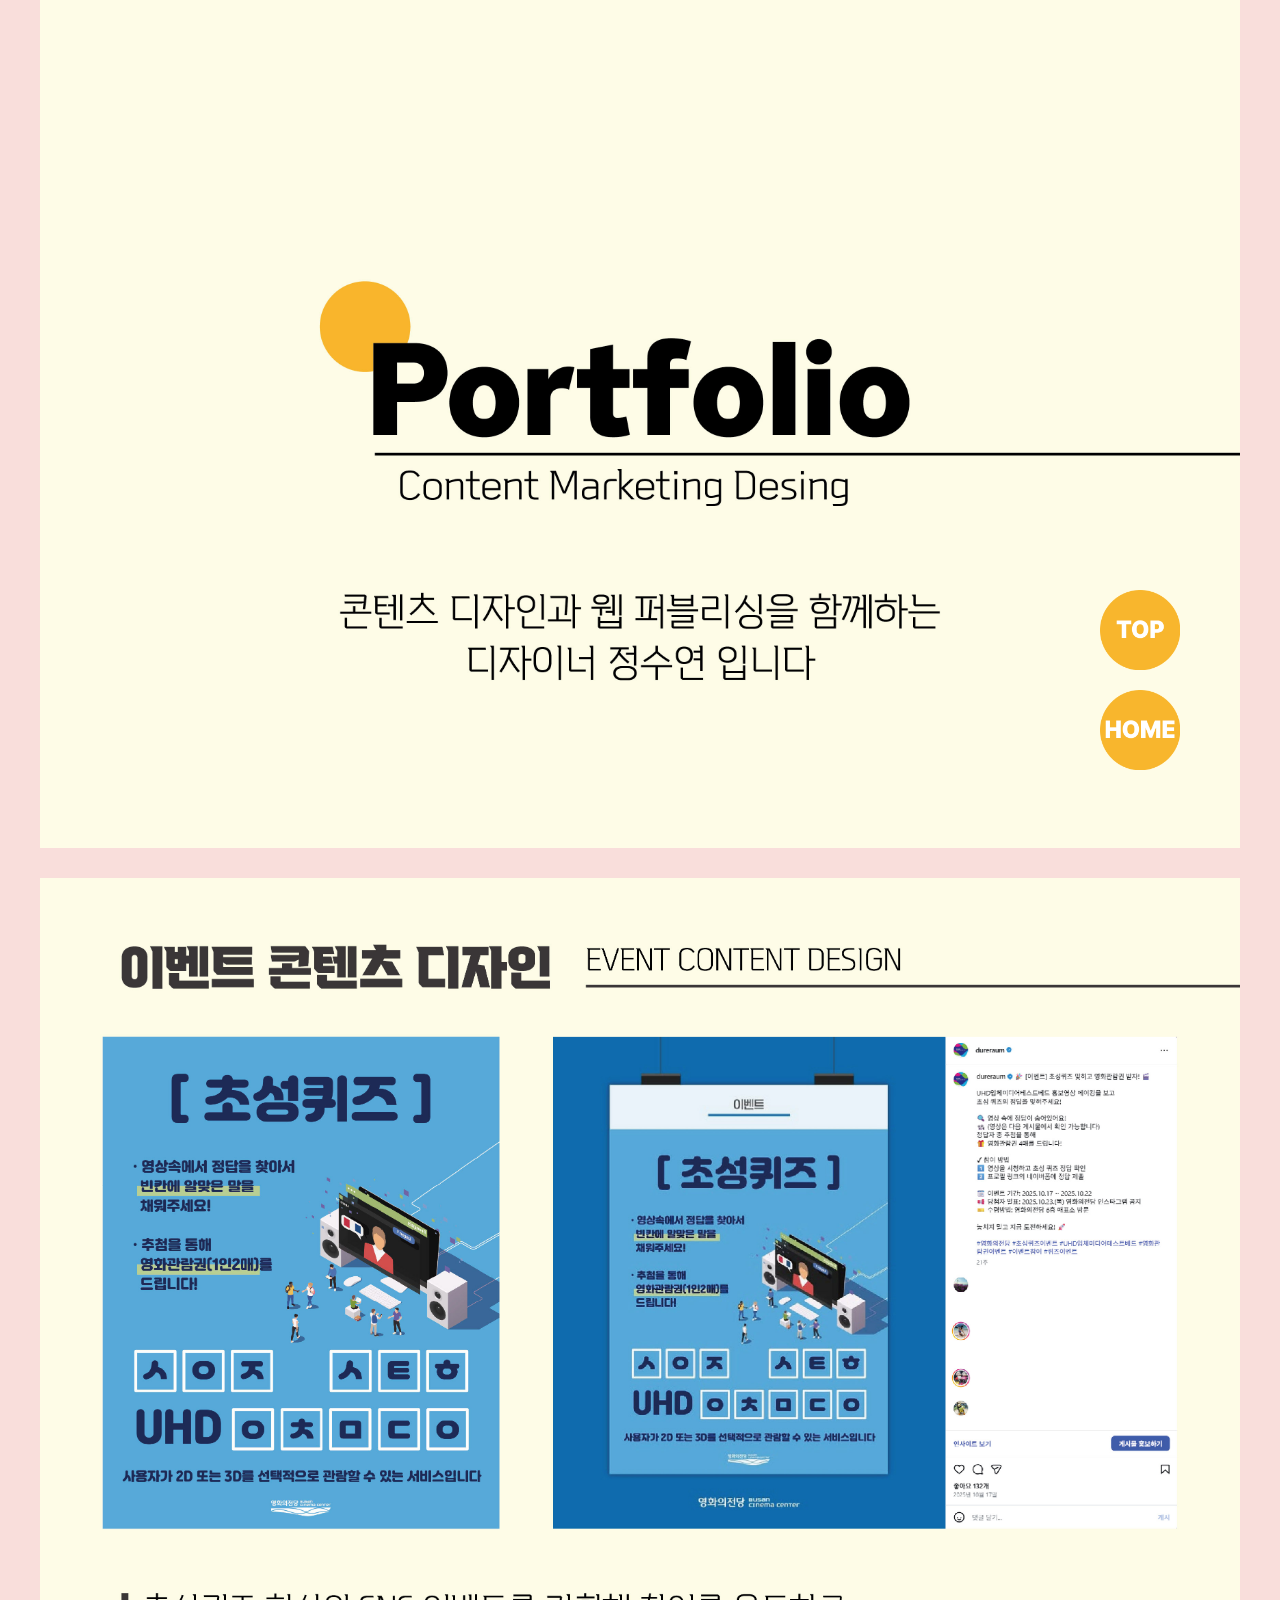
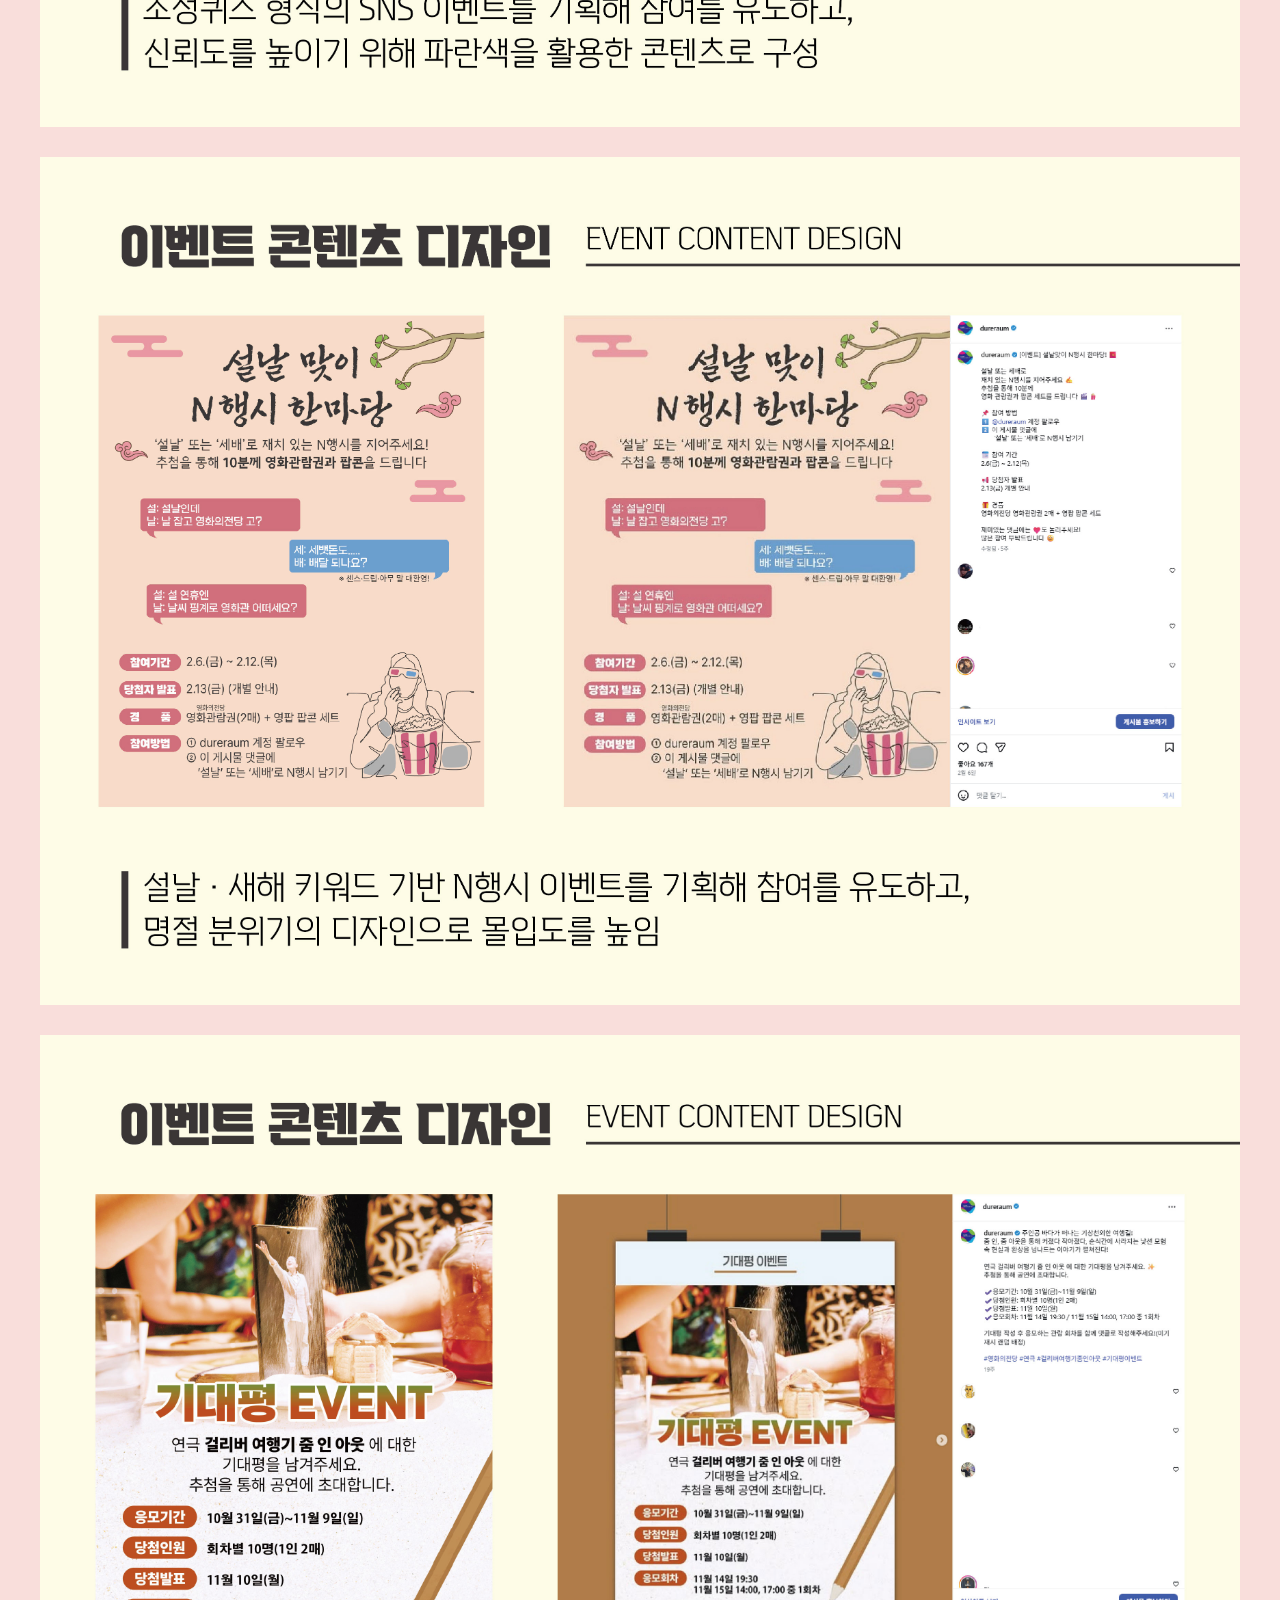
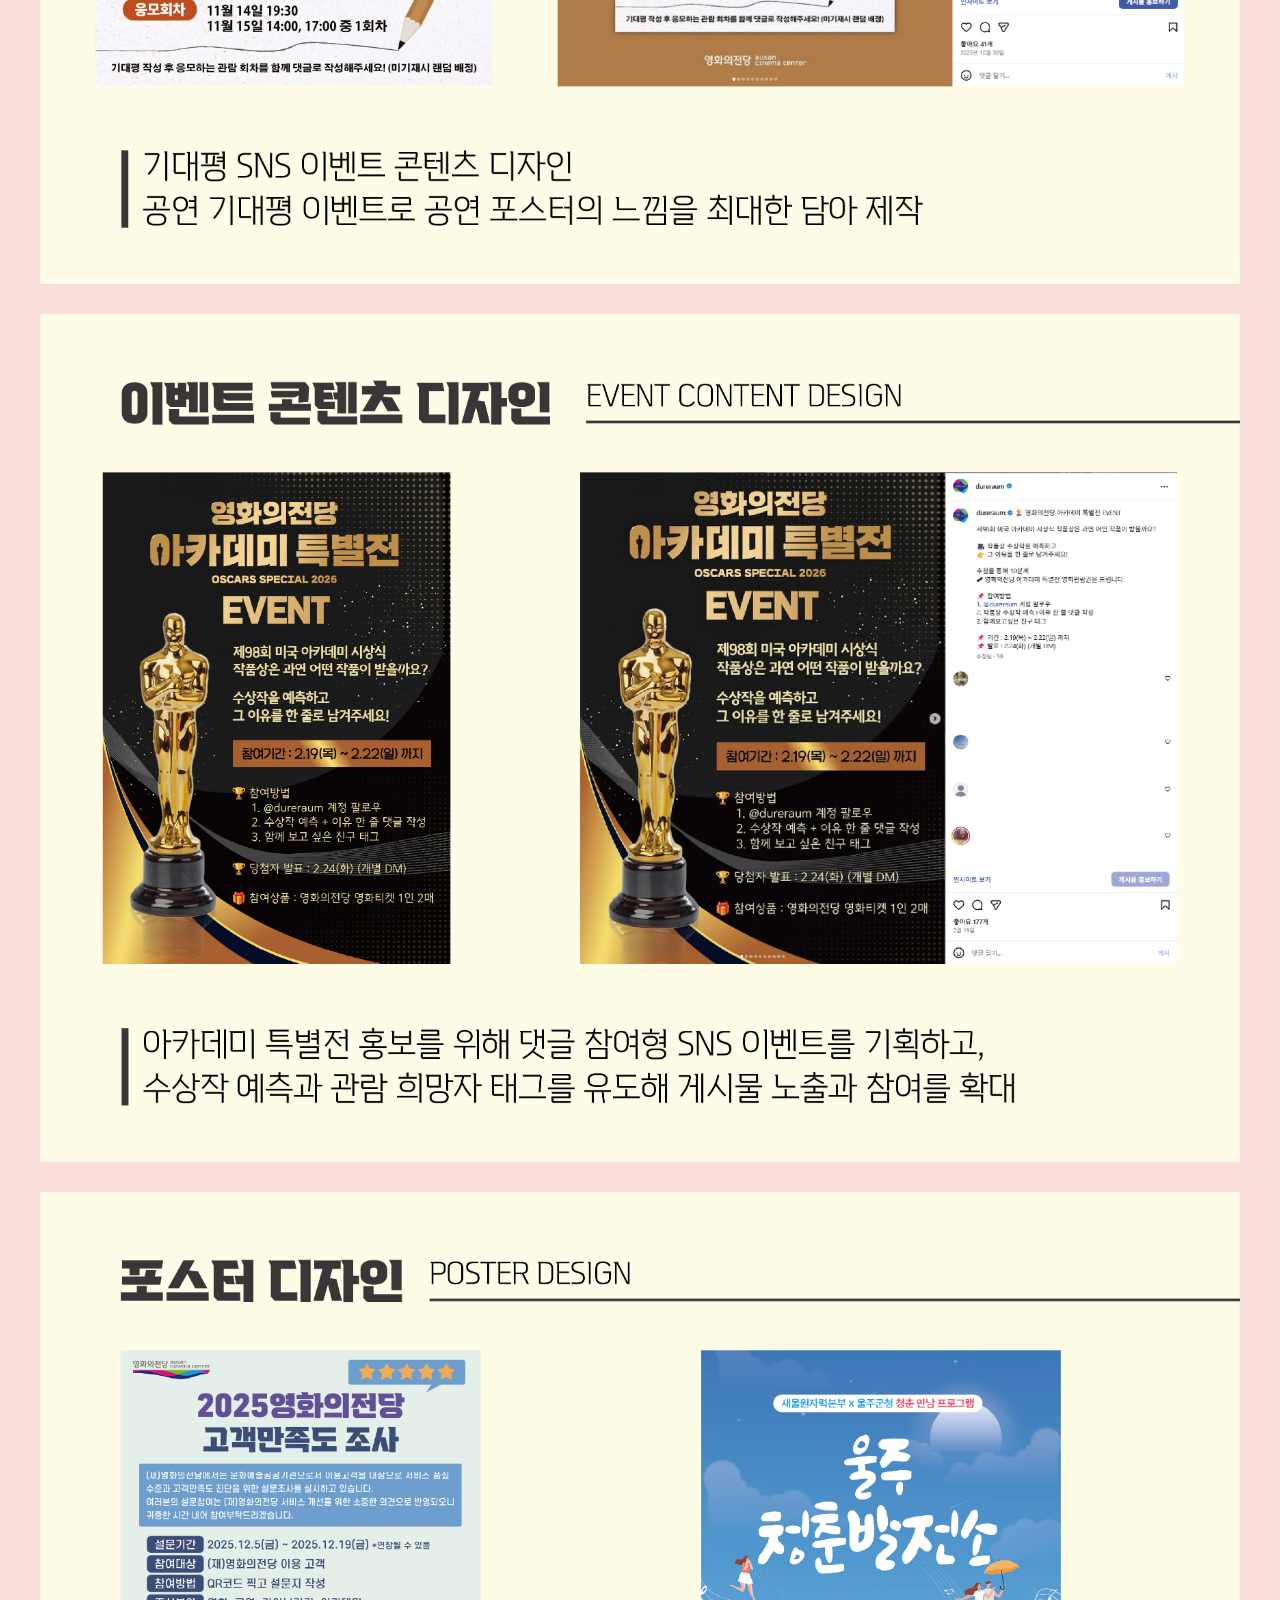
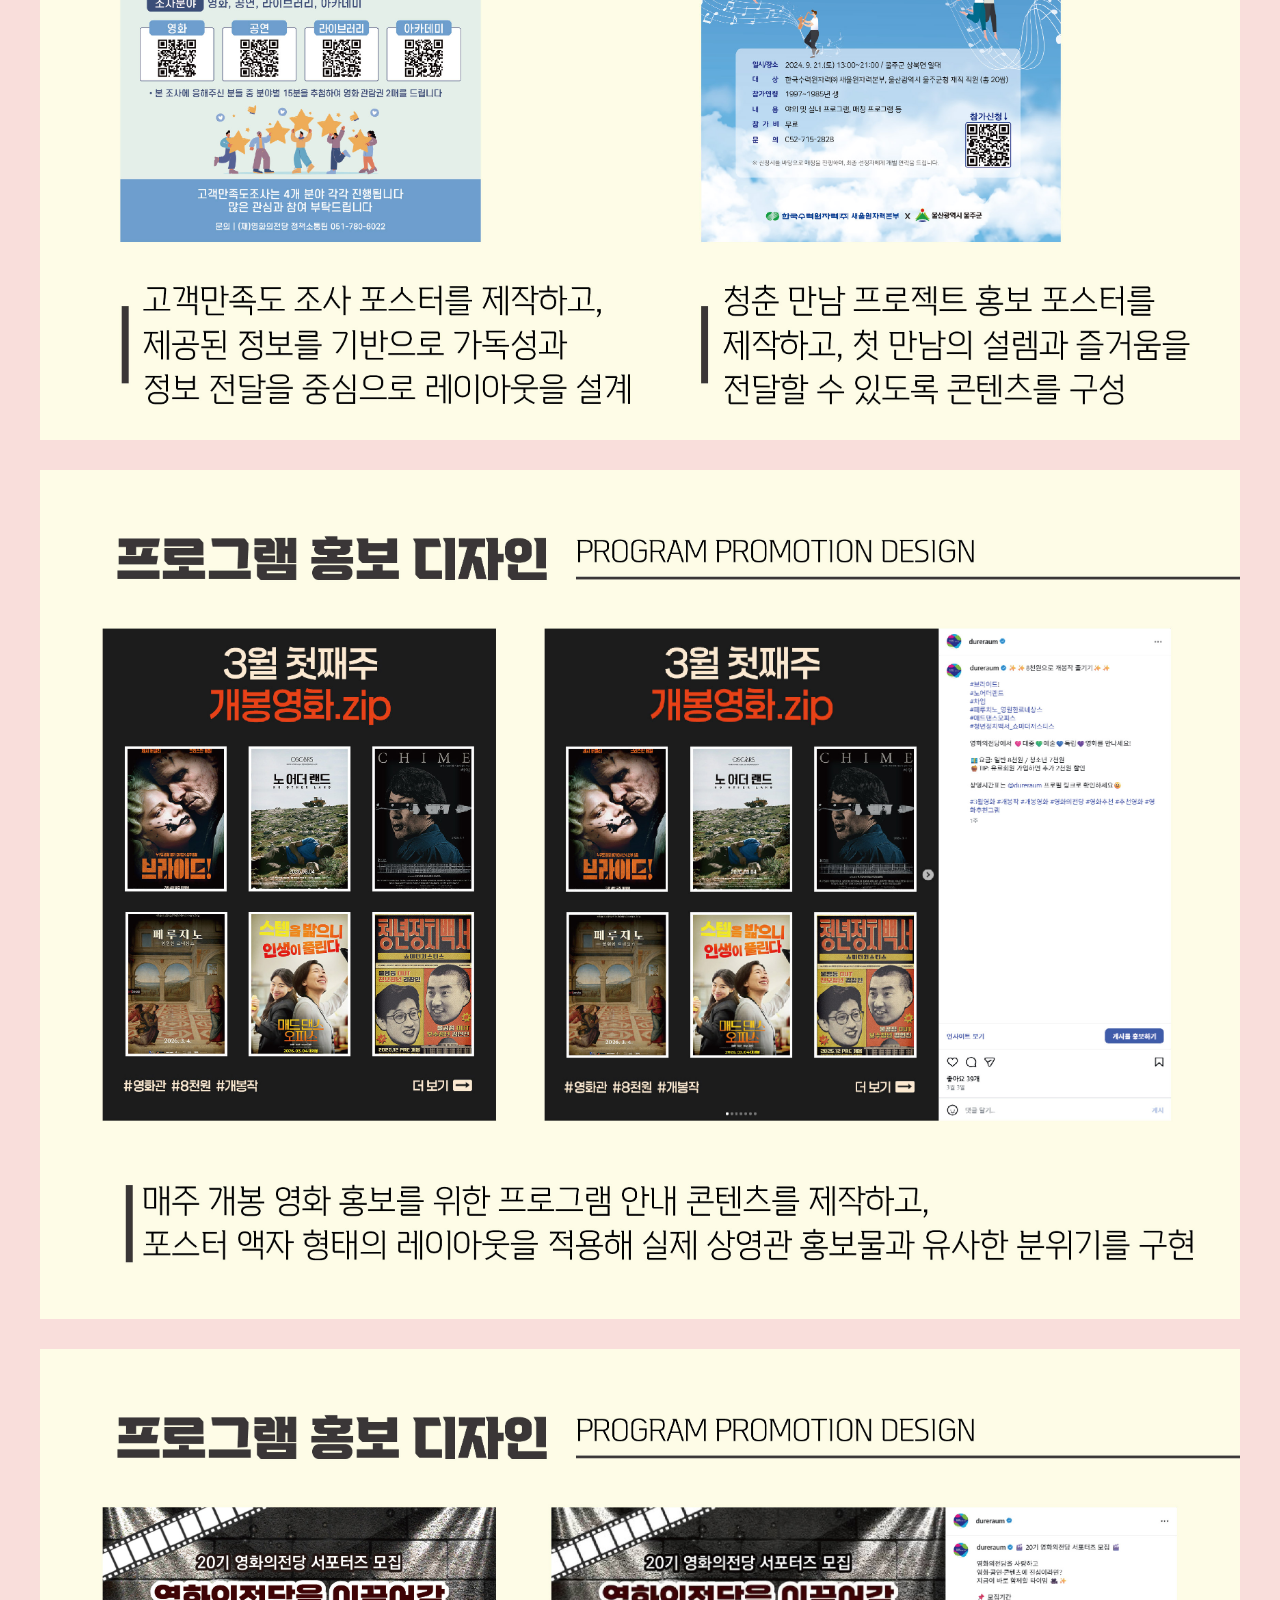
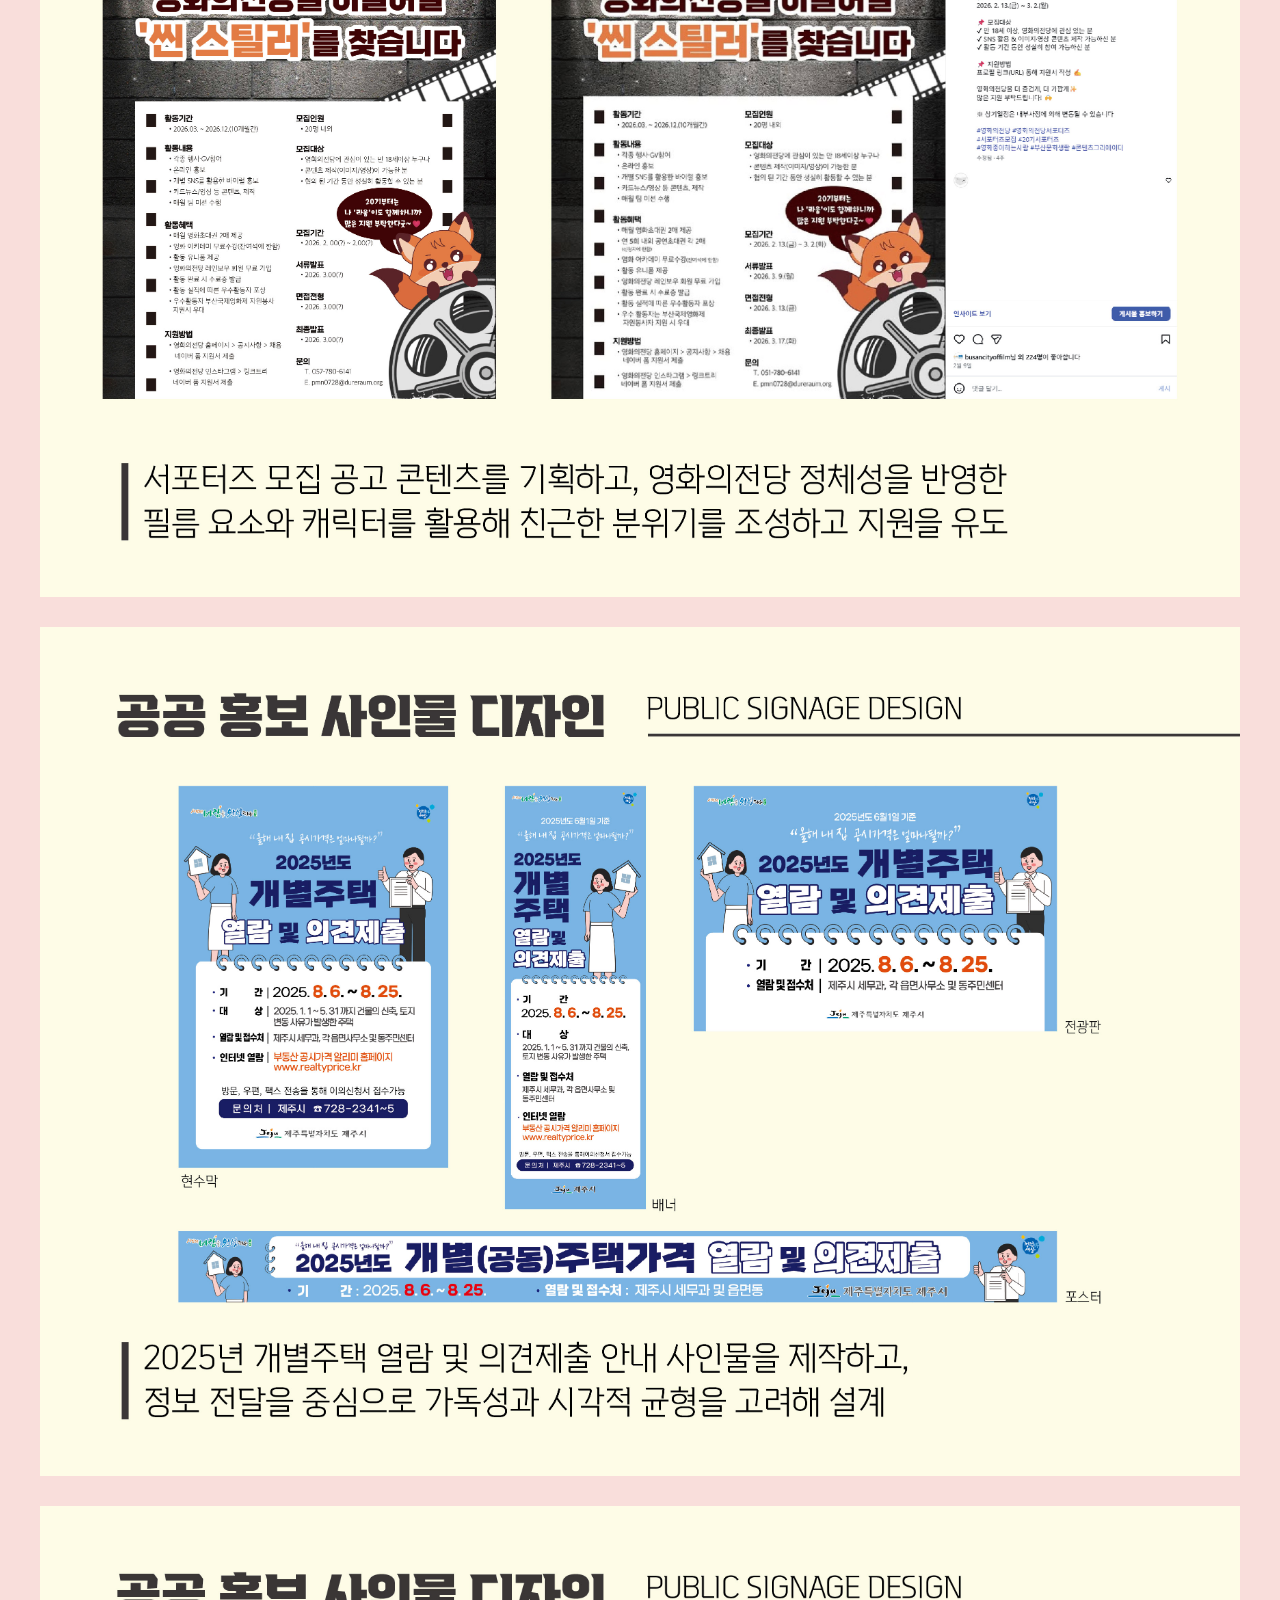
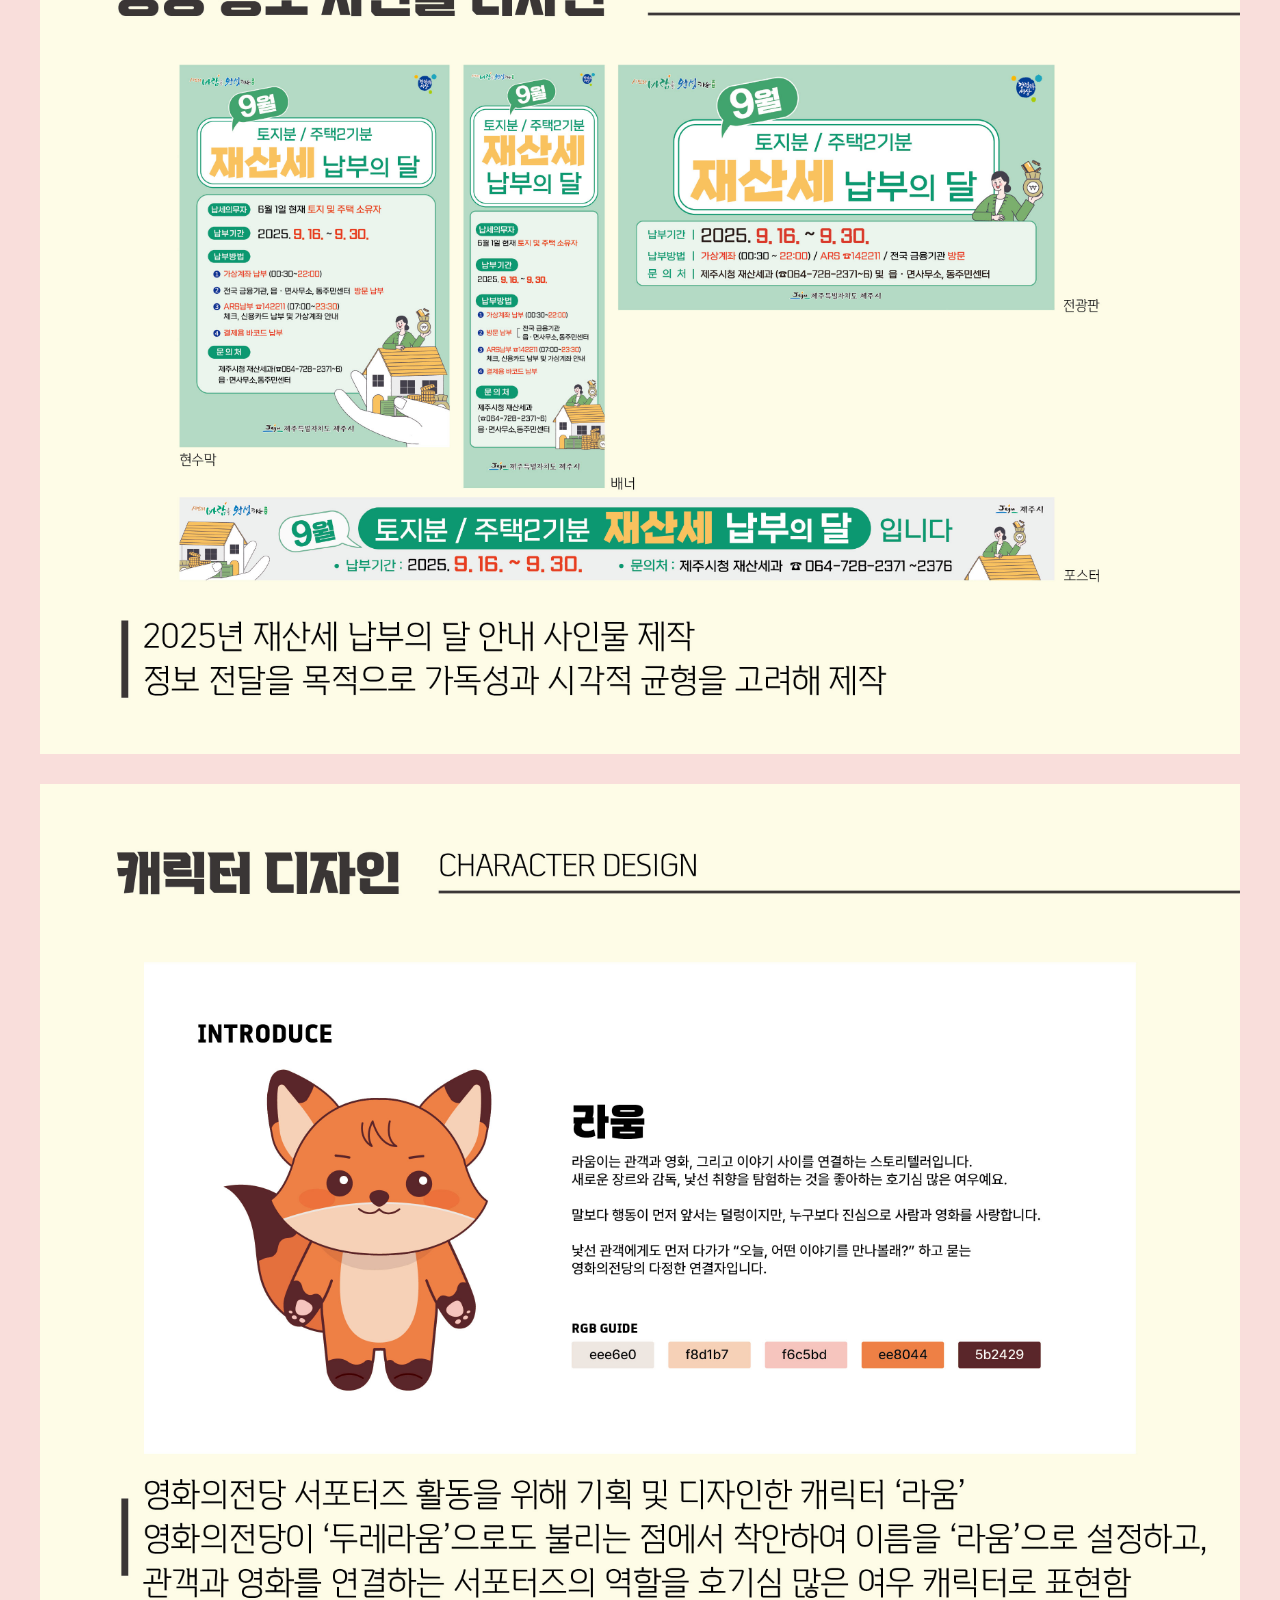
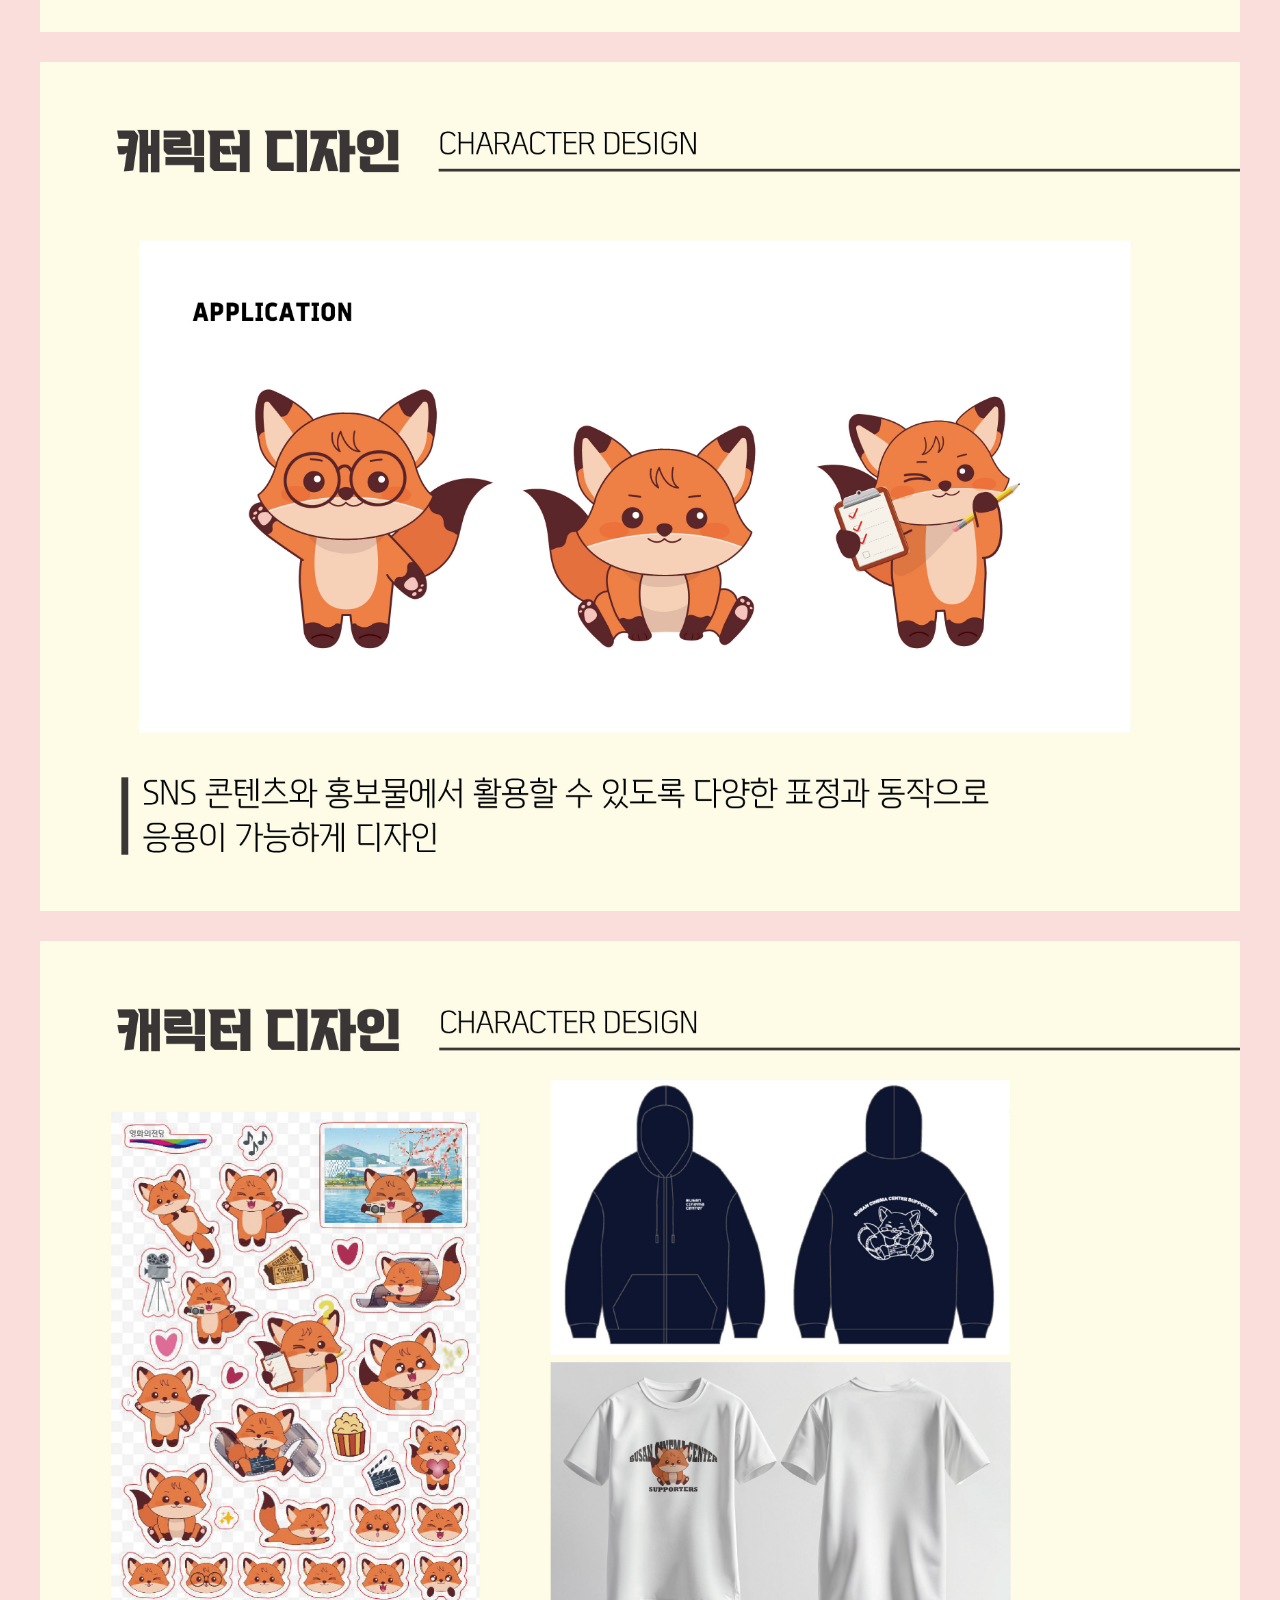
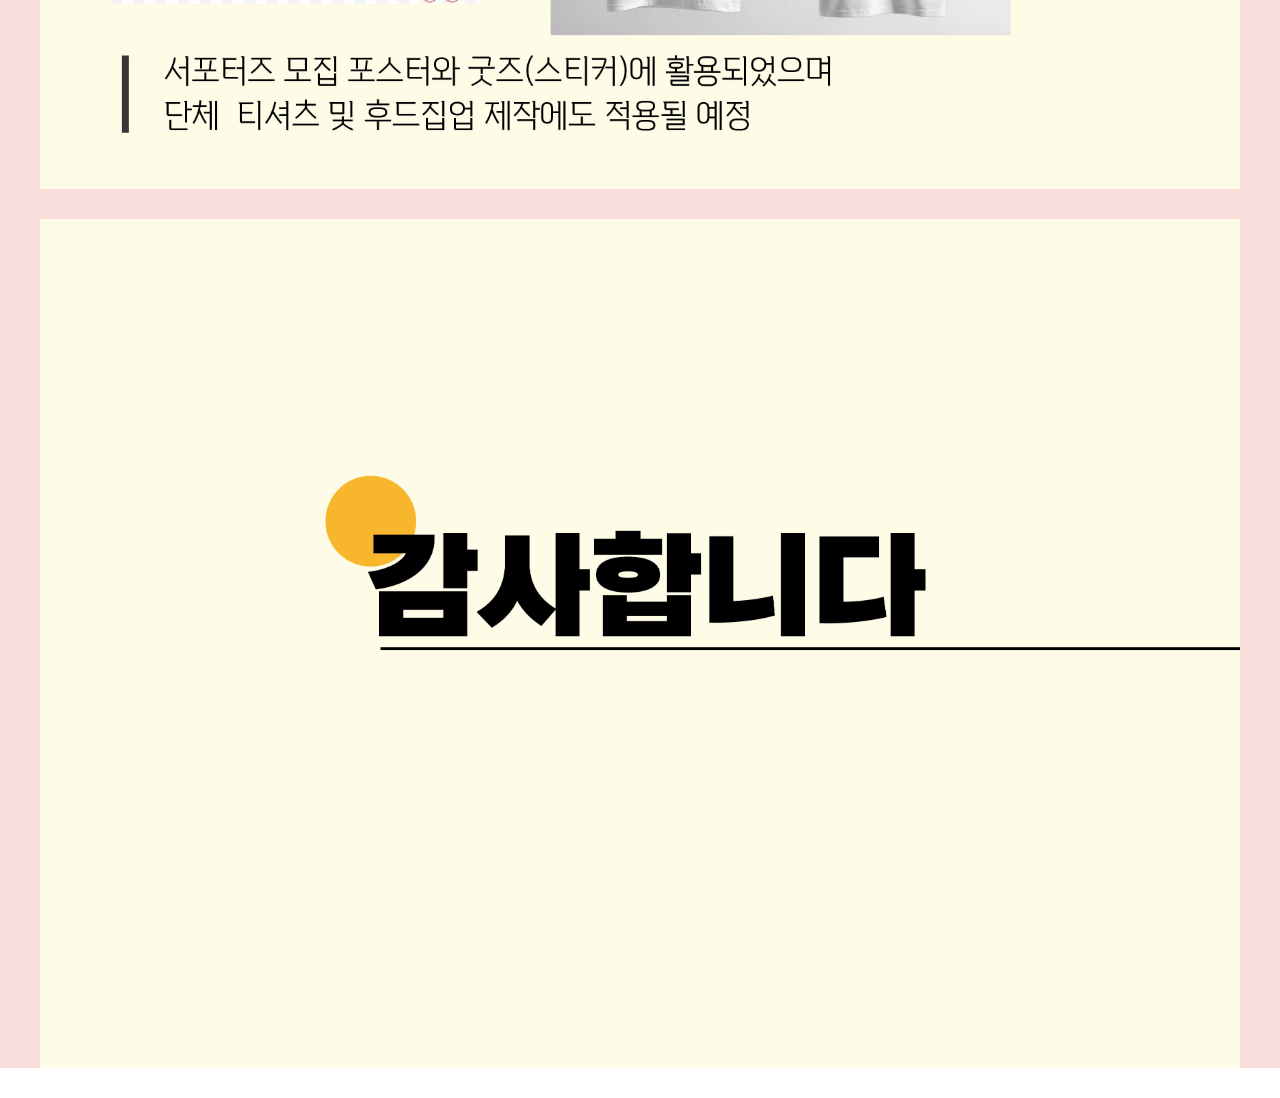
<file: content_portfolio/content_portfolio.html>
<!DOCTYPE html>
<html lang="ko">
<head>
    <meta charset="UTF-8">
    <meta http-equiv="X-UA-Compatible" content="IE=edge">
    <meta name="viewport" content="width=device-width, initial-scale=1.0">
    <link href="./web/favicon.png" rel="icon" type="image/png" sizes="32x32"><!--파비콘-->
    <title>CONTENT DESIGN</title>
    <link rel="stylesheet" href="./style.css">
</head>
<body>
    <div class="bi">
    <img src="./web/po_1.jpg" alt="1">
    <img src="./web/po_2.jpg" alt="2">
    <img src="./web/po_3.jpg" alt="3">
    <img src="./web/po_4.jpg" alt="4">
    <img src="./web/po_5.jpg" alt="5">
    <img src="./web/po_6.jpg" alt="6">
    <img src="./web/po_7.jpg" alt="7">
    <img src="./web/po_8.jpg" alt="8">
    <img src="./web/po_9.jpg" alt="9">
    <img src="./web/po_10.jpg" alt="10">
    <img src="./web/po_11.jpg" alt="11">
    <img src="./web/po_12.jpg" alt="12">
    <img src="./web/po_13.jpg" alt="13">
    <img src="./web/po_14.jpg" alt="14">



    <a href="#" class="top"><img src="./web/icon_top.png" alt="top"></a>
    <a href="../index.html#projects" class="home"><img src="./web/icon_home.png" alt="home"></a>
</div>
    
</body>
</html>
</file>
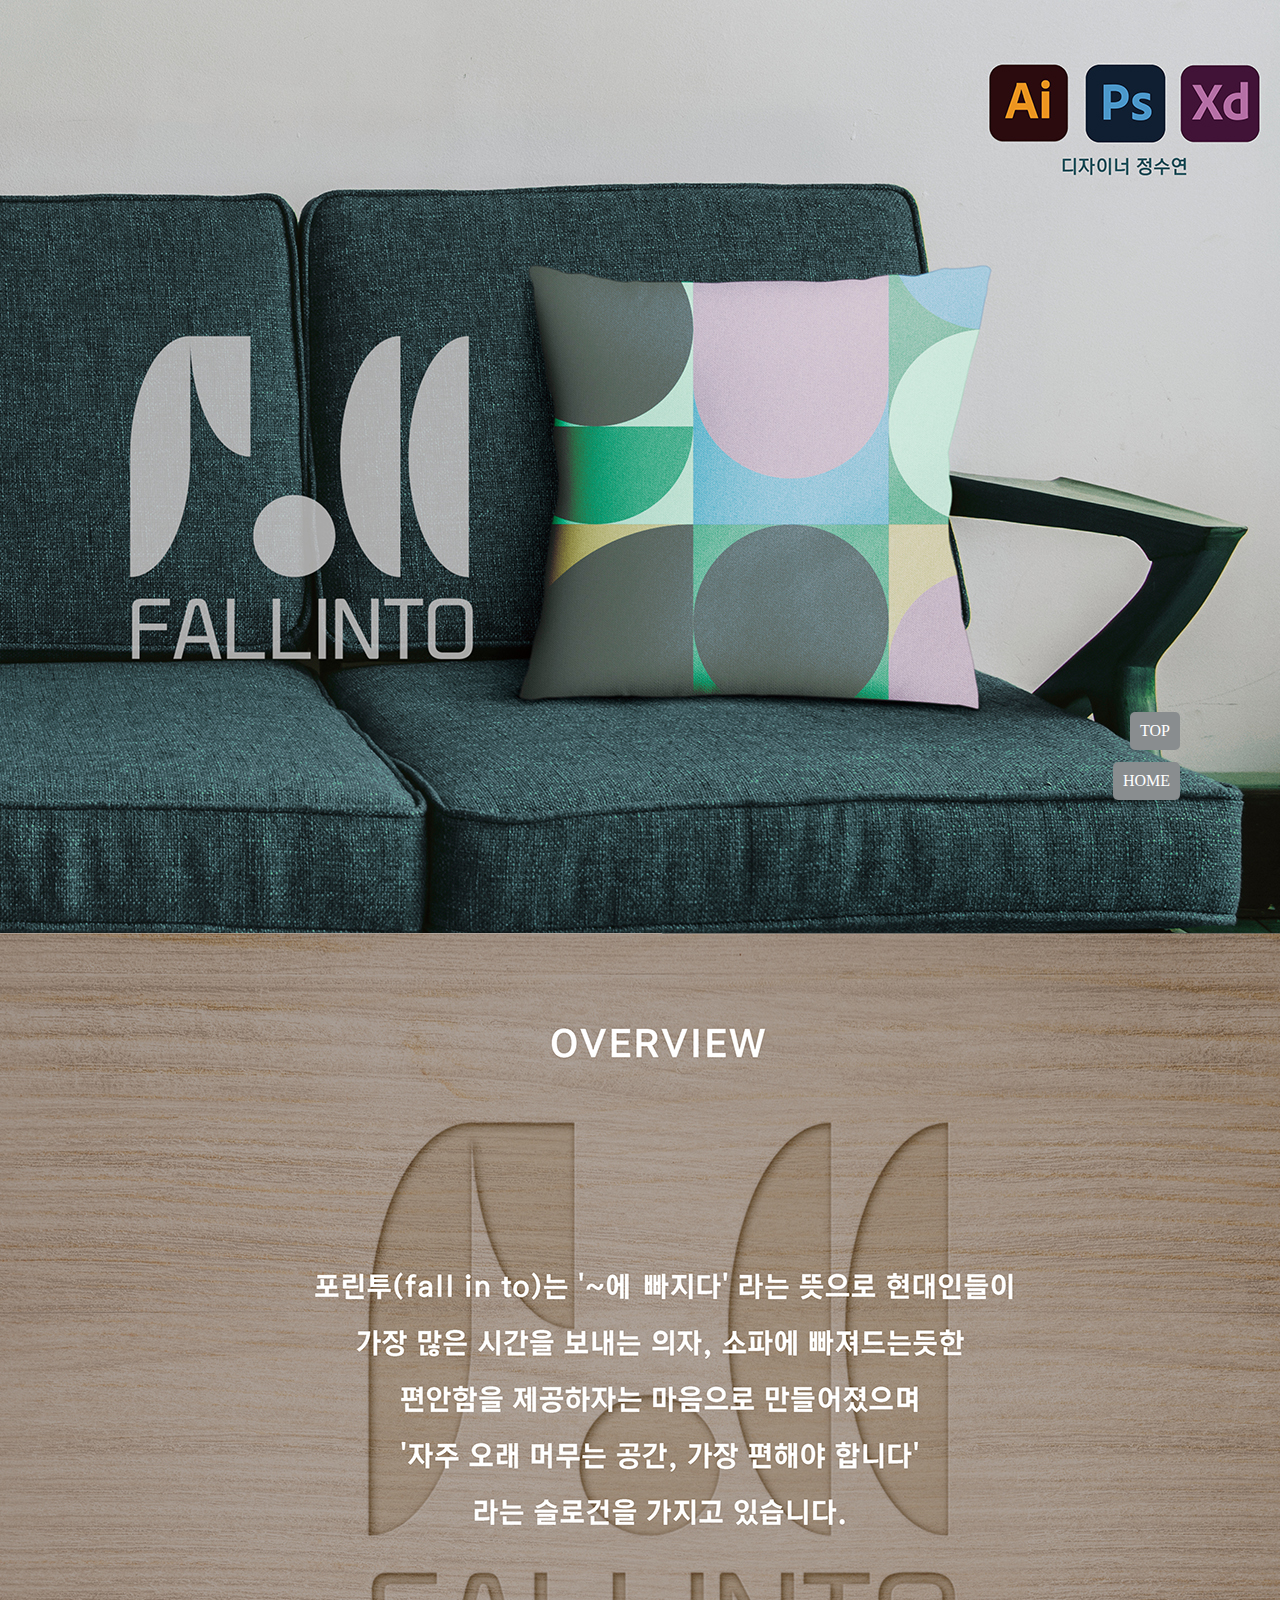
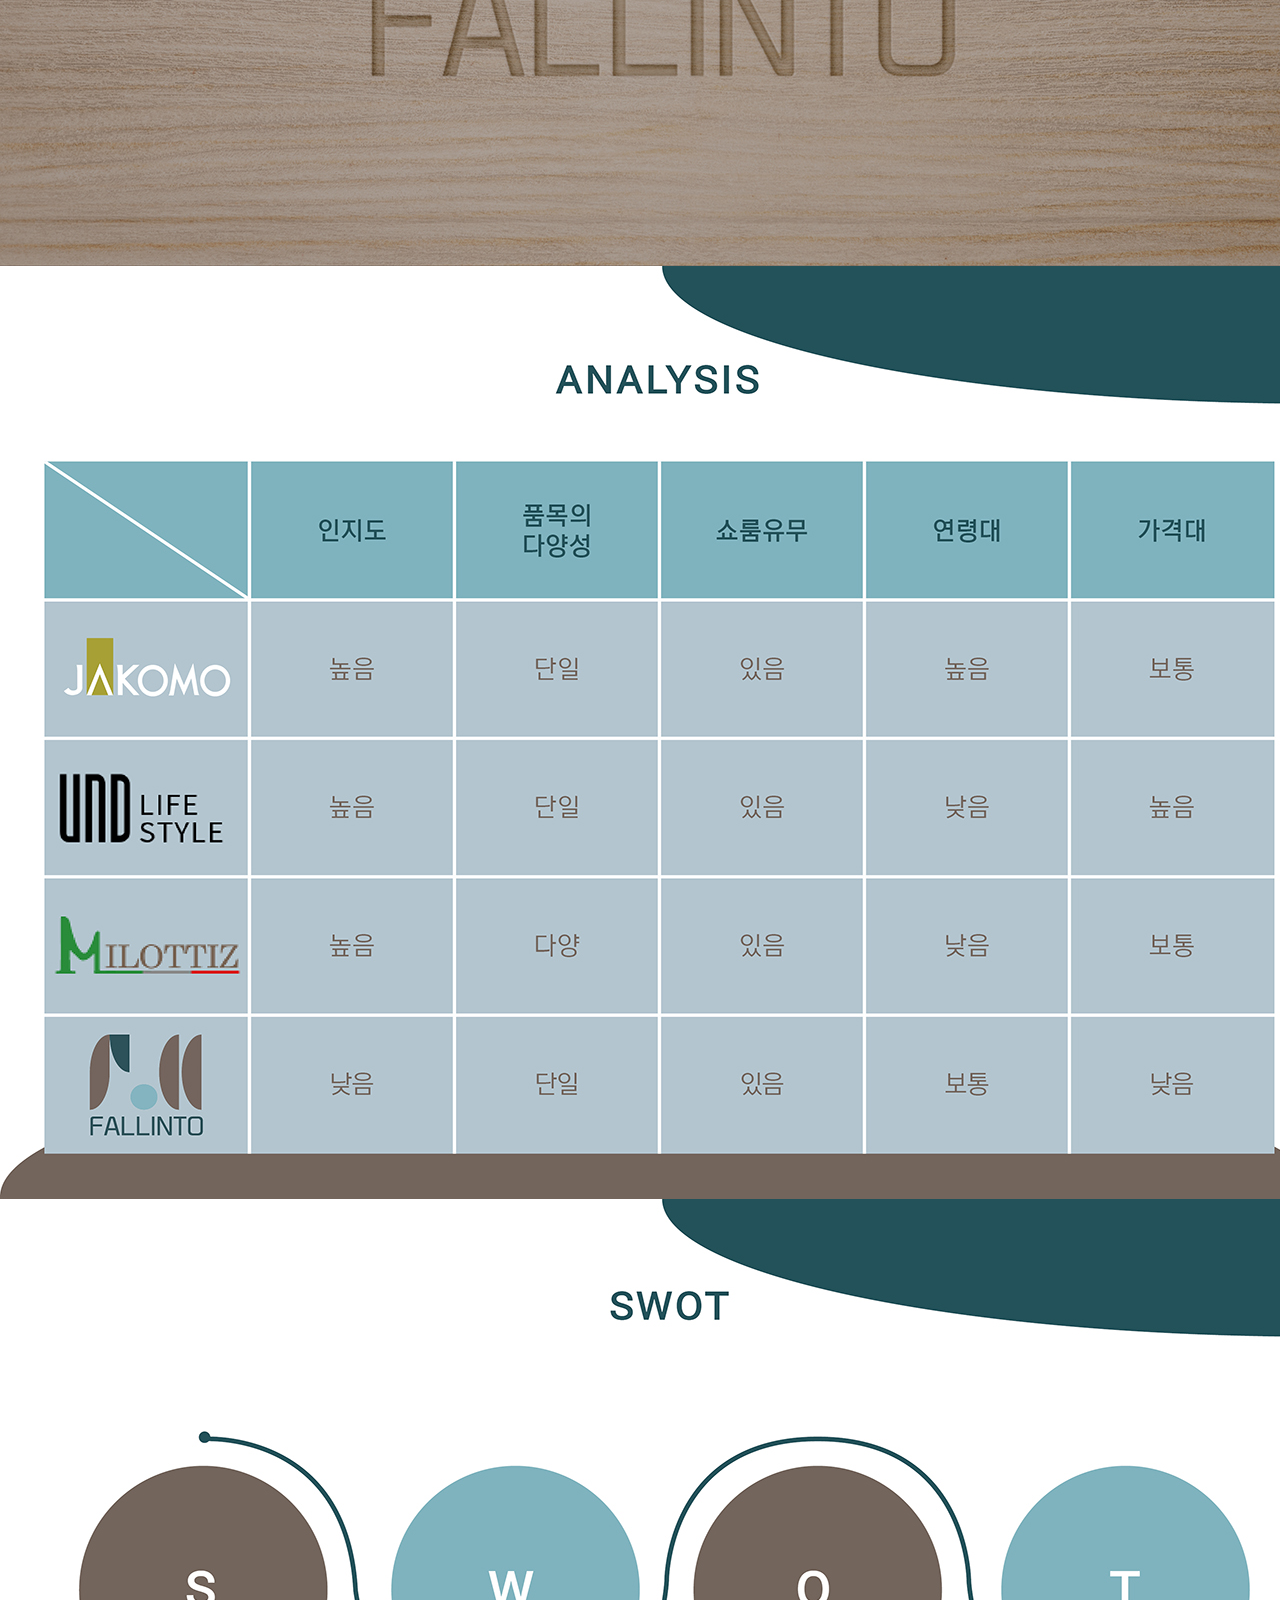
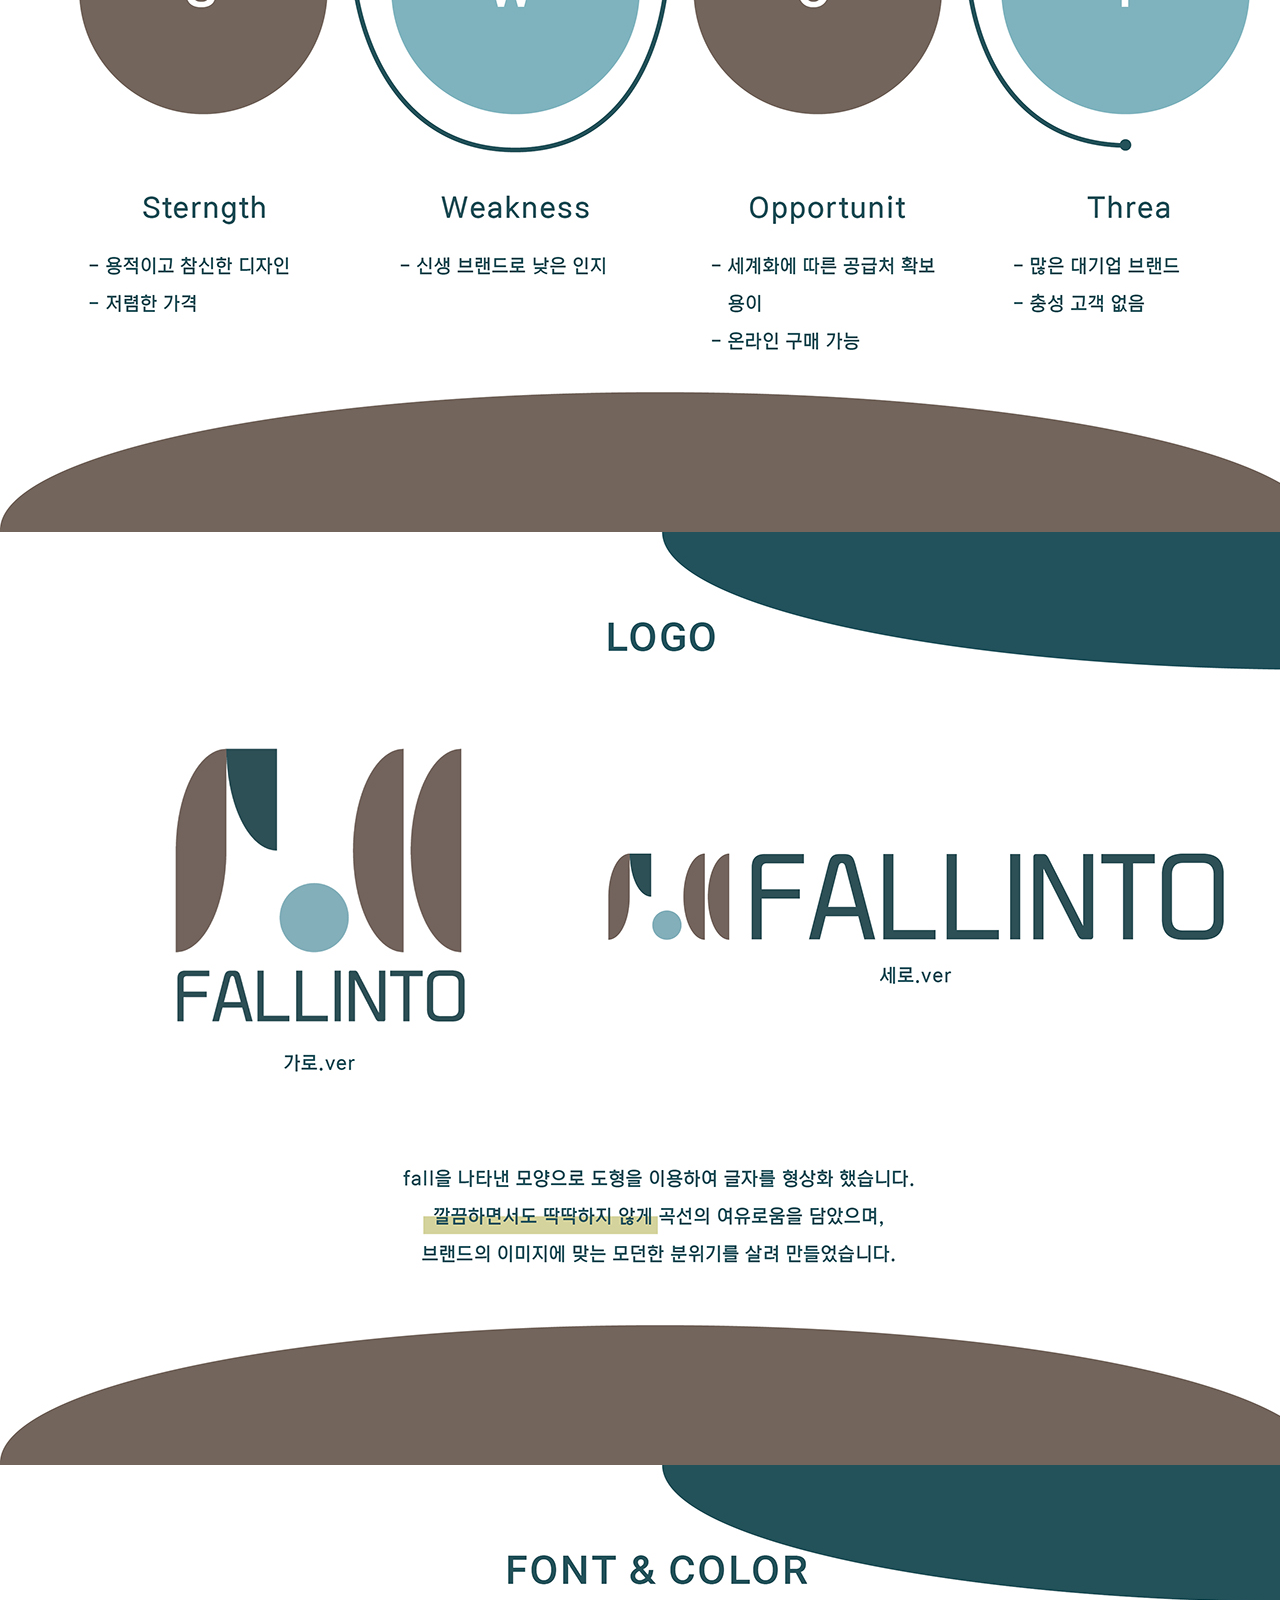
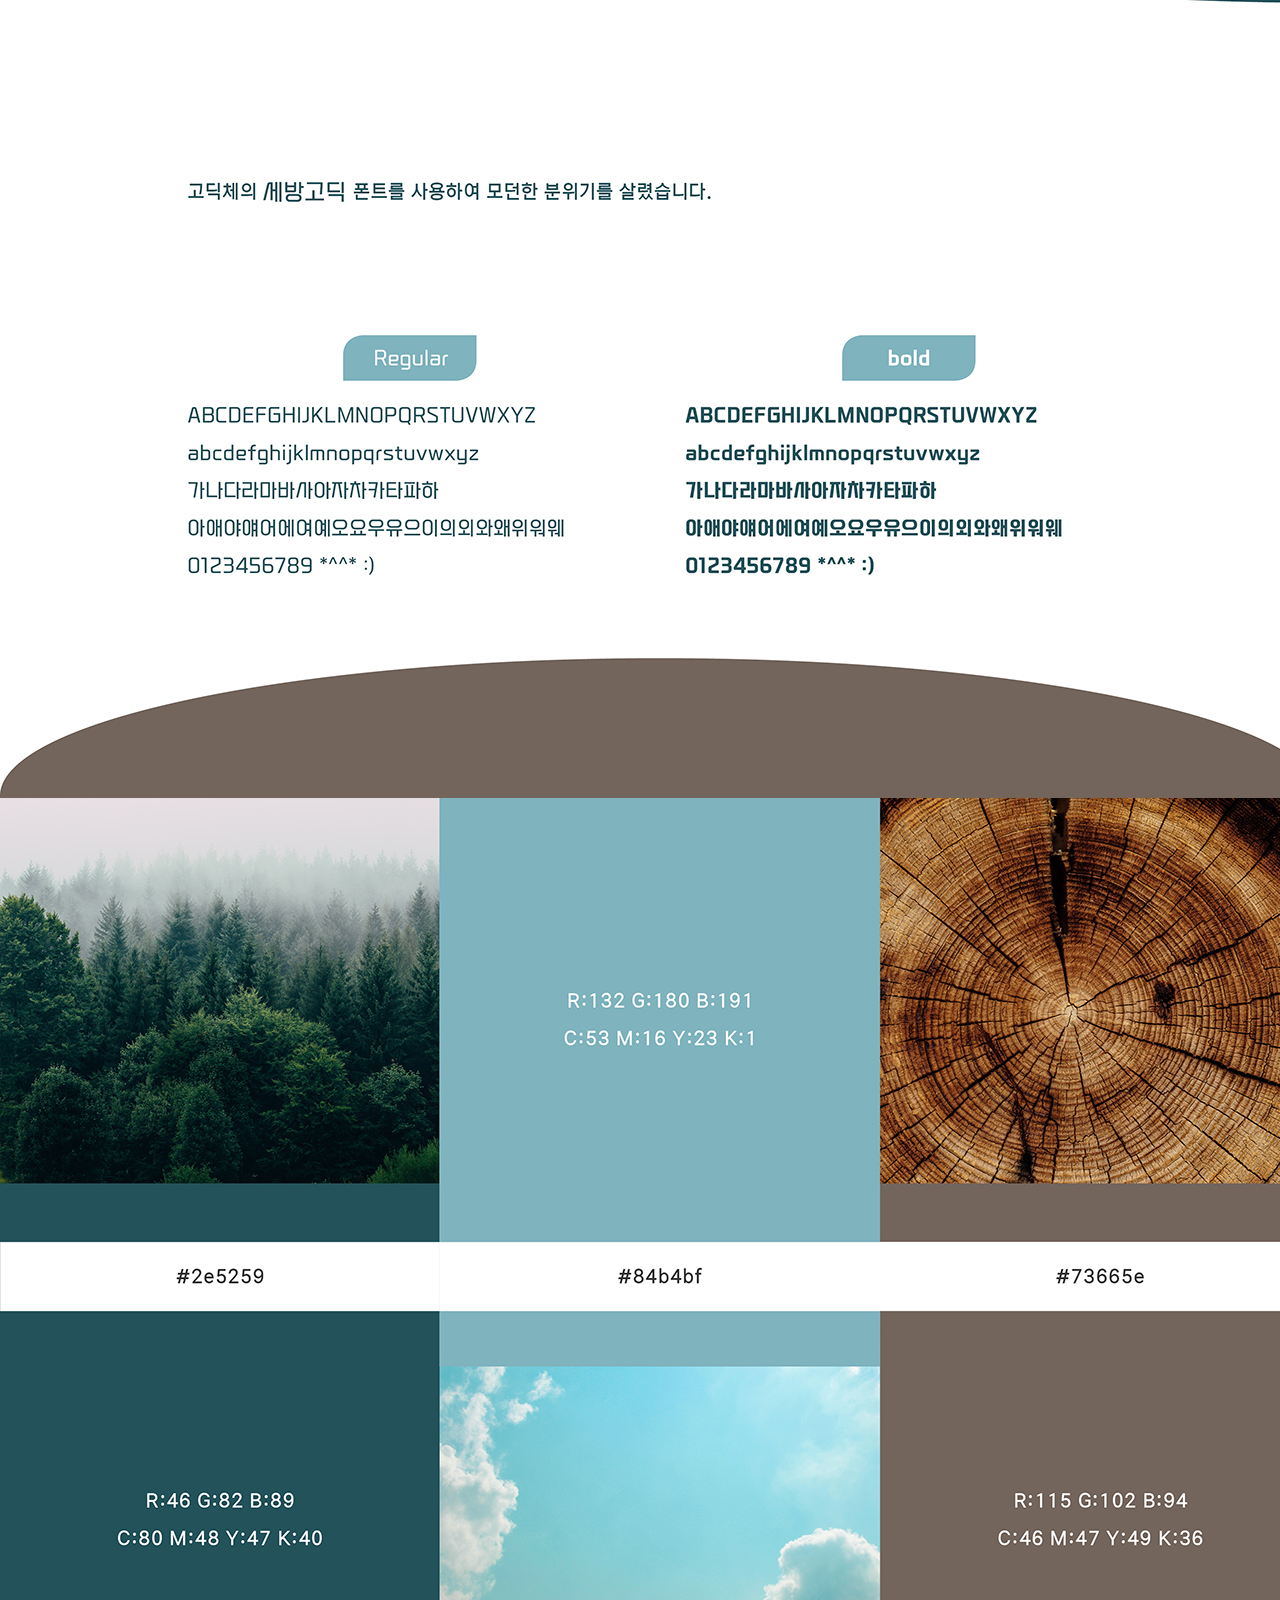
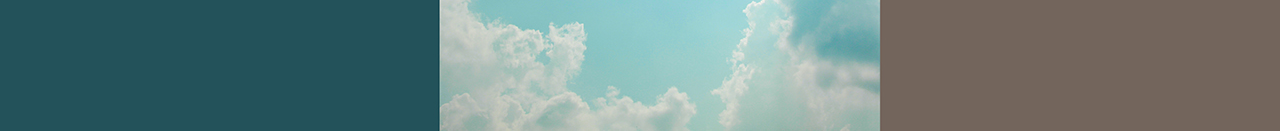
<file: fallinto_guide/fallinto_bi.html>
<!DOCTYPE html>
<html lang="ko">
<head>
    <meta charset="UTF-8">
    <meta http-equiv="X-UA-Compatible" content="IE=edge">
    <meta name="viewport" content="width=device-width, initial-scale=1.0">
    <link href="./web2/favicon.png" rel="icon" type="image/png" sizes="32x32"><!--파비콘-->
    <title>Fallinto bi</title>
    <link rel="stylesheet" href="./style.css">
</head>
<body>
    <div class="bi">
    <img src="./web2/01_bi.jpg" alt="1">
    <img src="./web2/02_bi.jpg" alt="2">
    <img src="./web2/03_bi.jpg" alt="3">
    <img src="./web2/04_bi.jpg" alt="4">
    <img src="./web2/05_bi.jpg" alt="5">
    <img src="./web2/06_bi.jpg" alt="6">
    <img src="./web2/07_bi.jpg" alt="7">

    <a href="#" class="top">TOP</a>
    <a href="../index.html#projects" class="home">HOME</a>
</div>
    
</body>
</html>
</file>
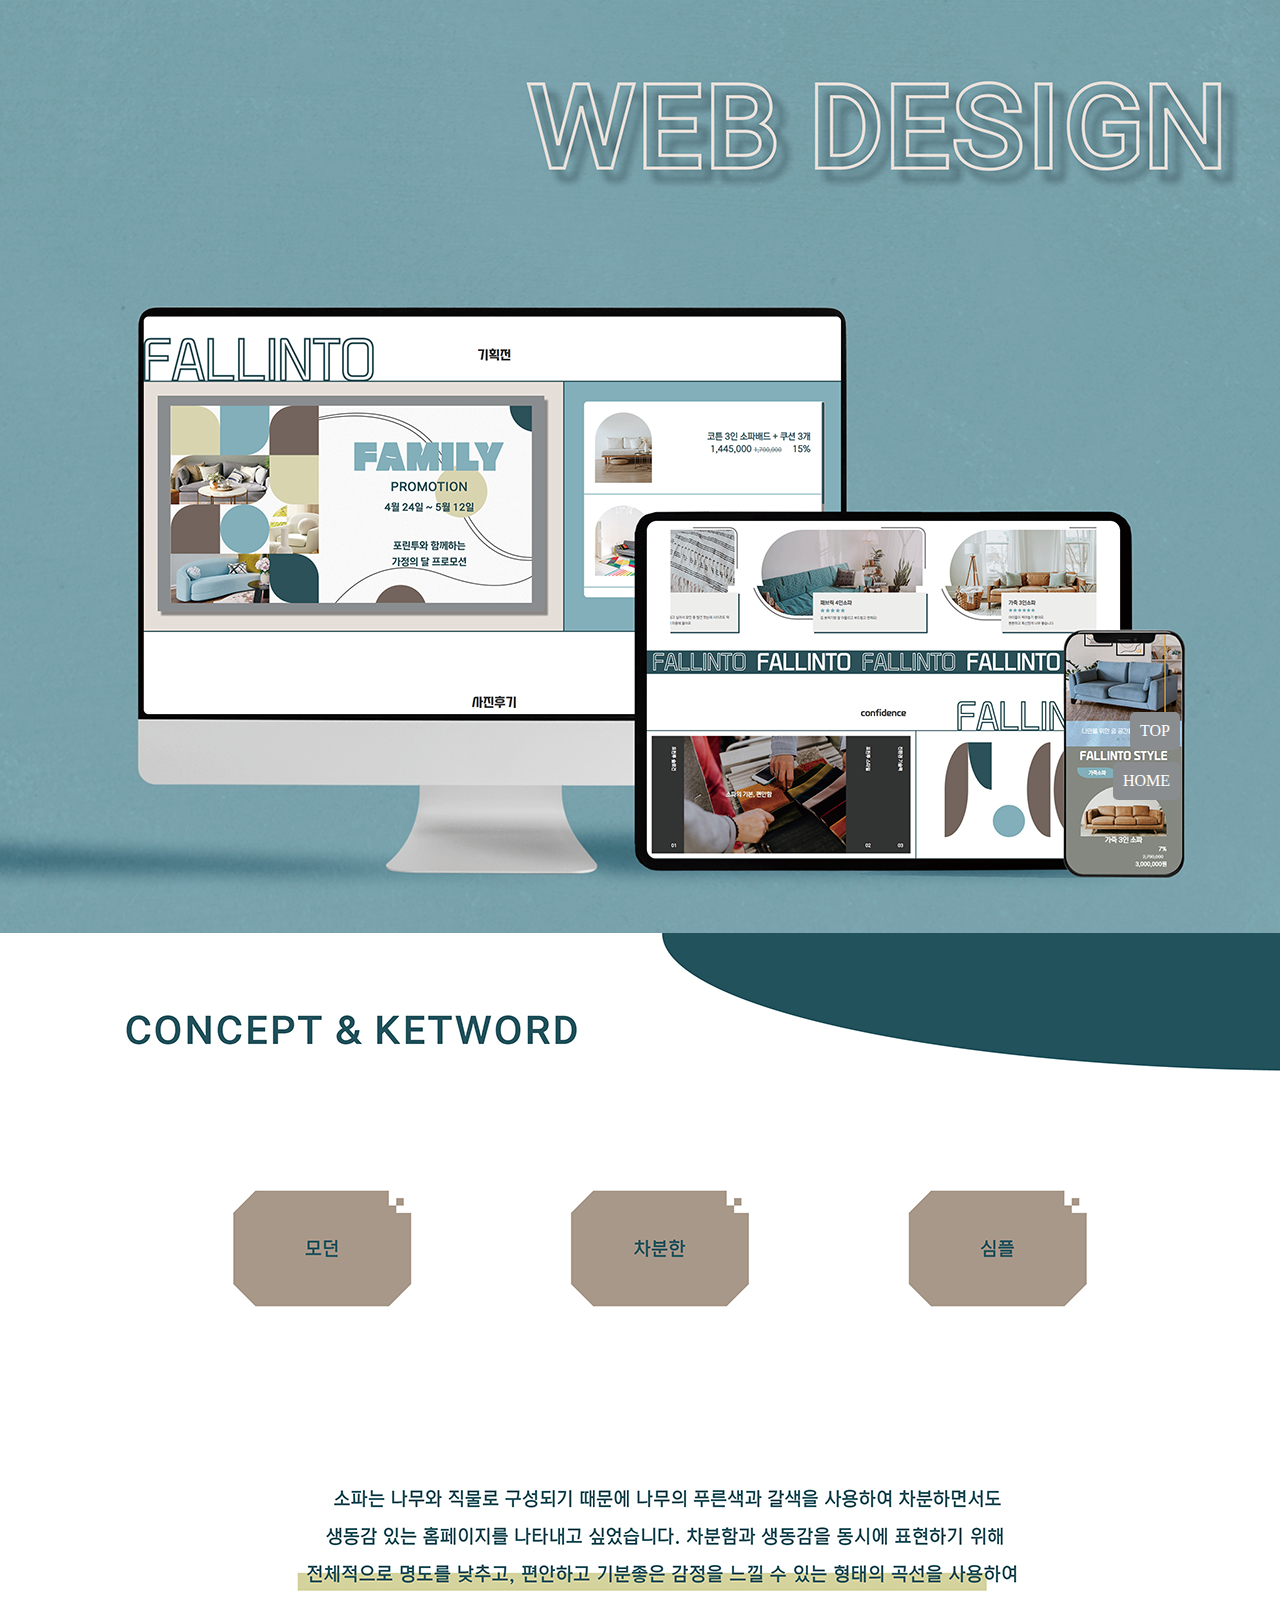
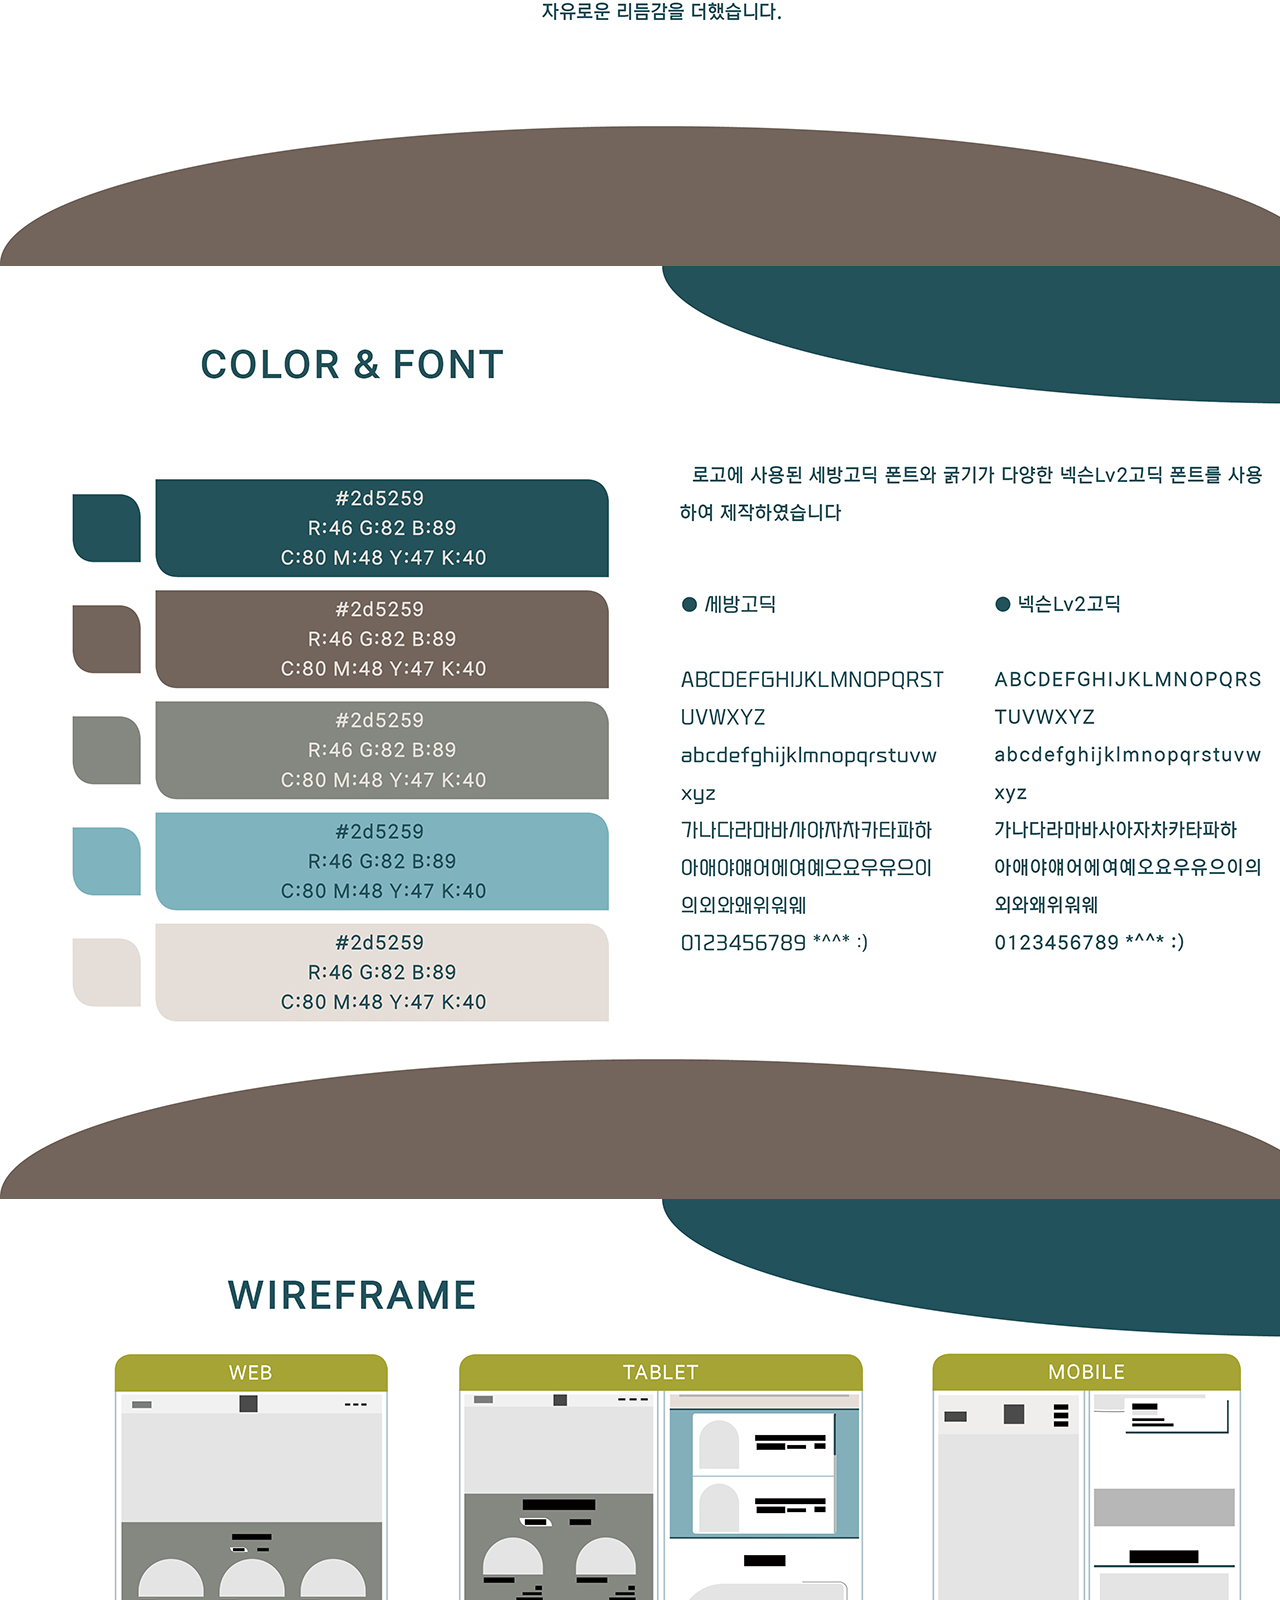
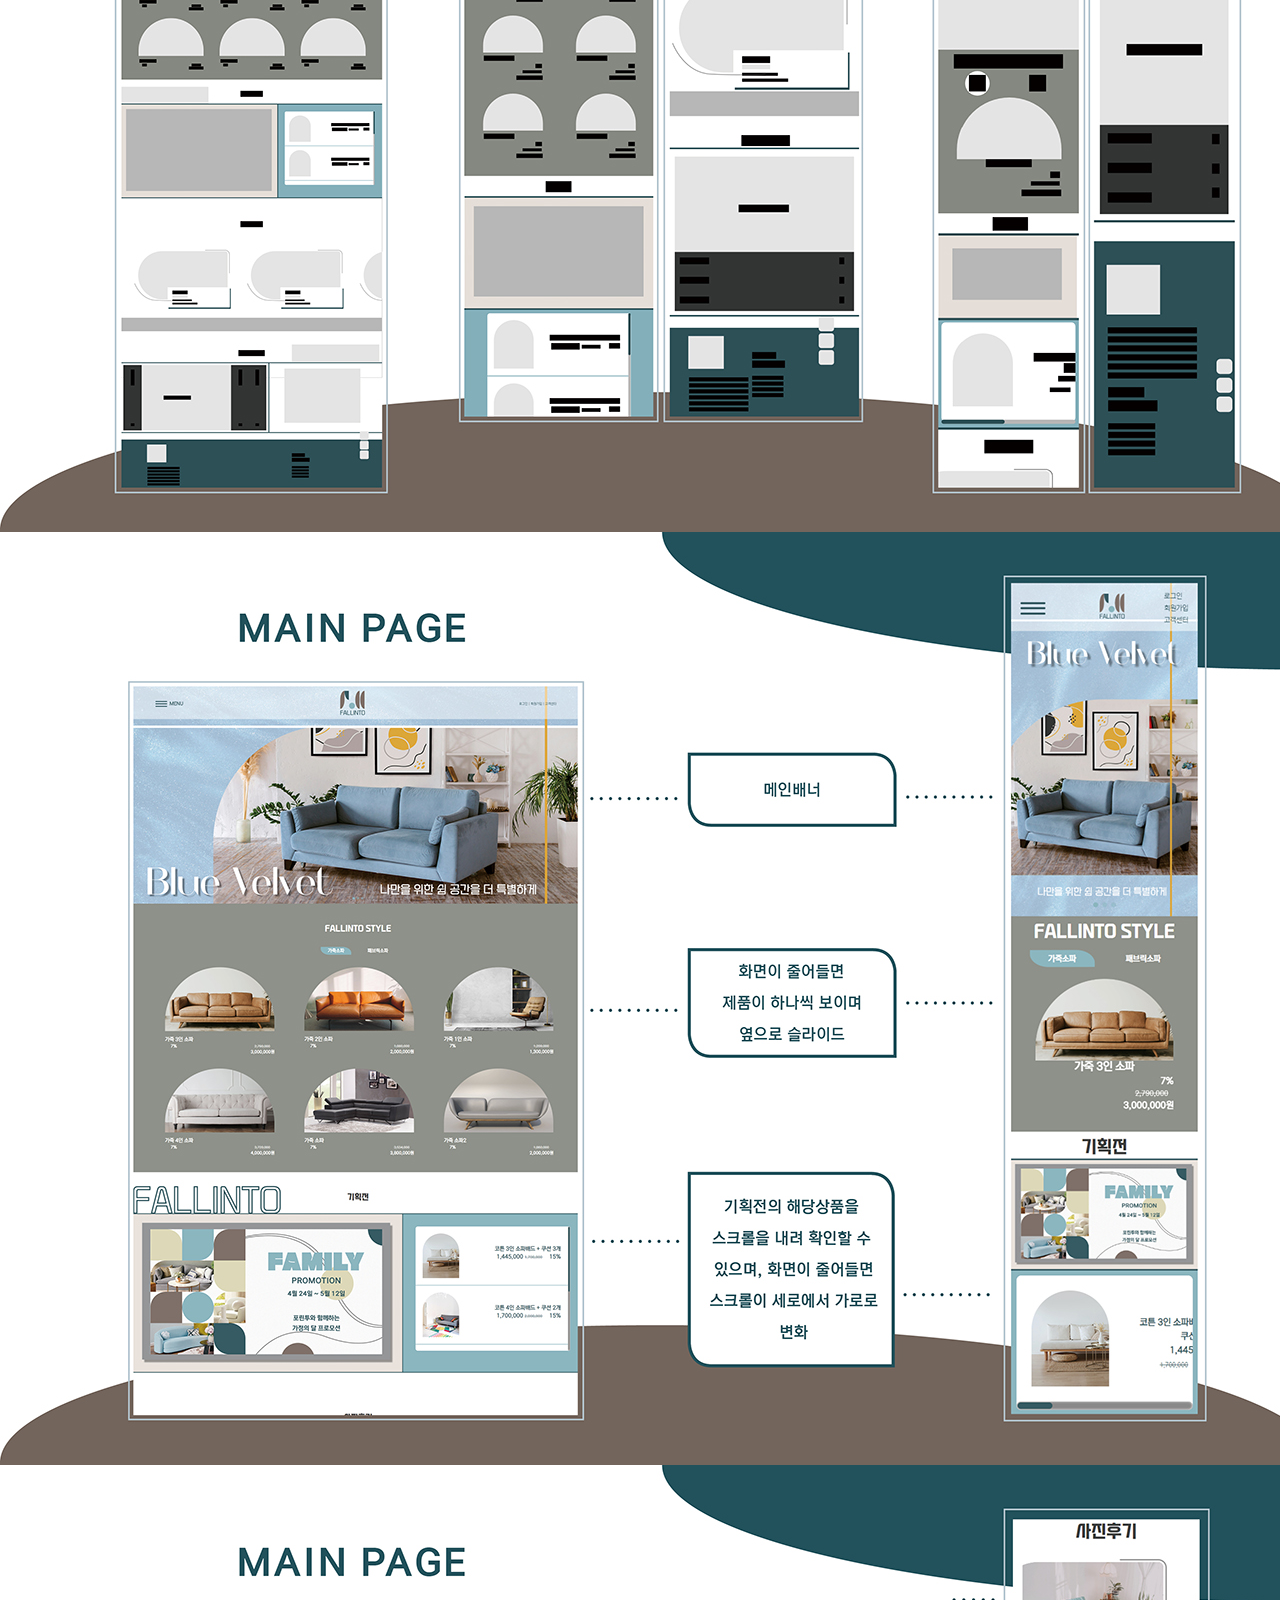
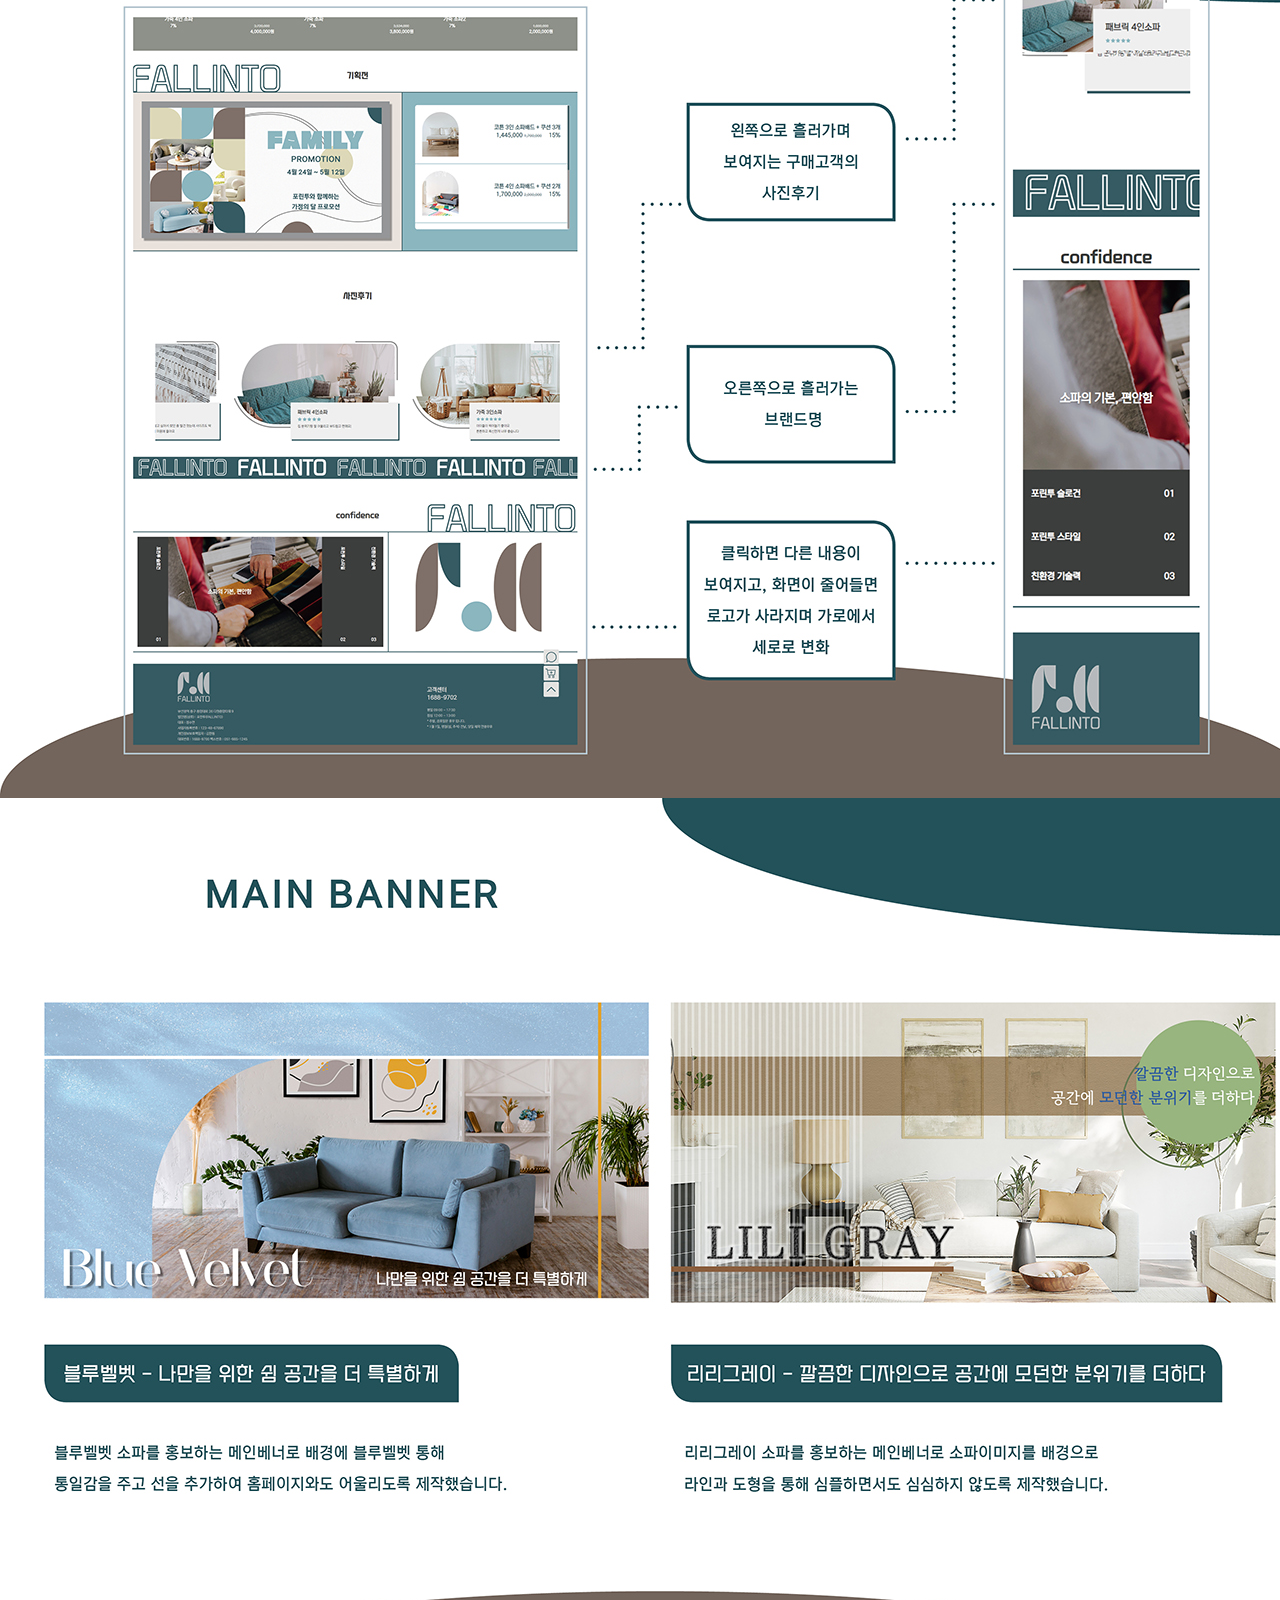
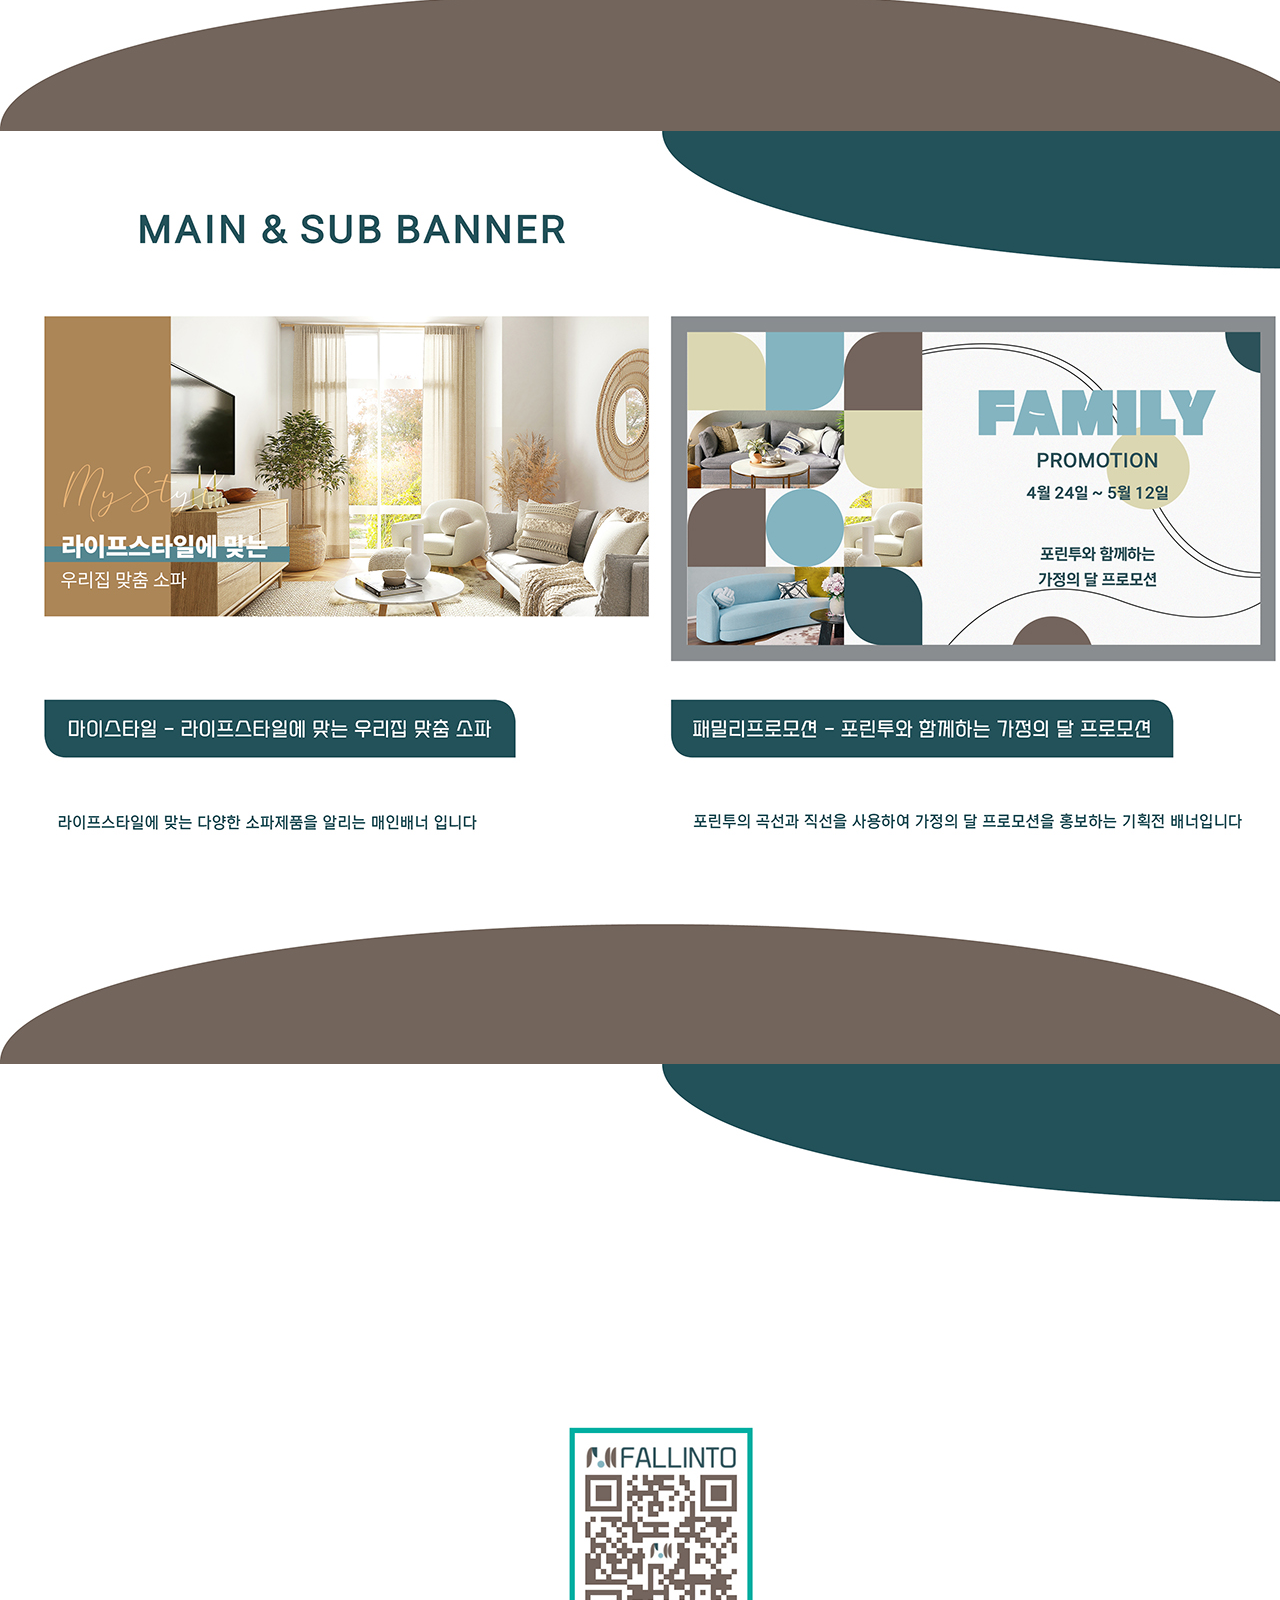
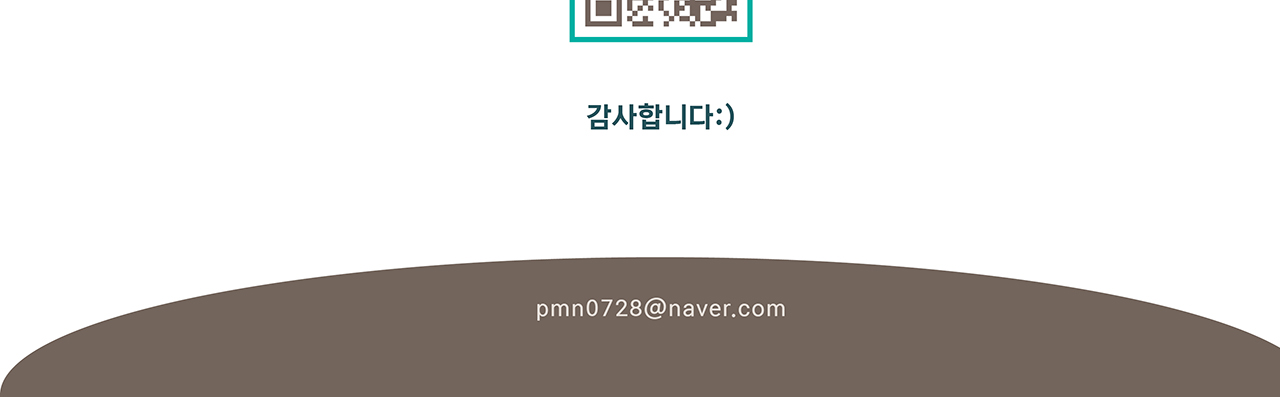
<file: fallinto_guide/fallinto_web.html>
<!DOCTYPE html>
<html lang="ko">
<head>
    <meta charset="UTF-8">
    <meta http-equiv="X-UA-Compatible" content="IE=edge">
    <meta name="viewport" content="width=device-width, initial-scale=1.0">
    <link href="./web2/favicon.png" rel="icon" type="image/png" sizes="32x32"><!--파비콘-->
    <title>Fallinto web</title>
    <link rel="stylesheet" href="./style.css">
</head>
<body>
    <div class="web">
    <img src="./web2/23_web.jpg" alt="1">
    <img src="./web2/24_web.jpg" alt="2">
    <img src="./web2/25_web.jpg" alt="3">
    <img src="./web2/26_web.jpg" alt="4">
    <img src="./web2/27_web.jpg" alt="5">
    <img src="./web2/28_web.jpg" alt="6">
    <img src="./web2/29_web.jpg" alt="7">
    <img src="./web2/30_web.jpg" alt="8">
    <img src="./web2/31_web.jpg" alt="9">
    

    <a href="#" class="top">TOP</a>
    <a href="../index.html#projects" class="home">HOME</a>
</div>
</body>
</html>
</file>
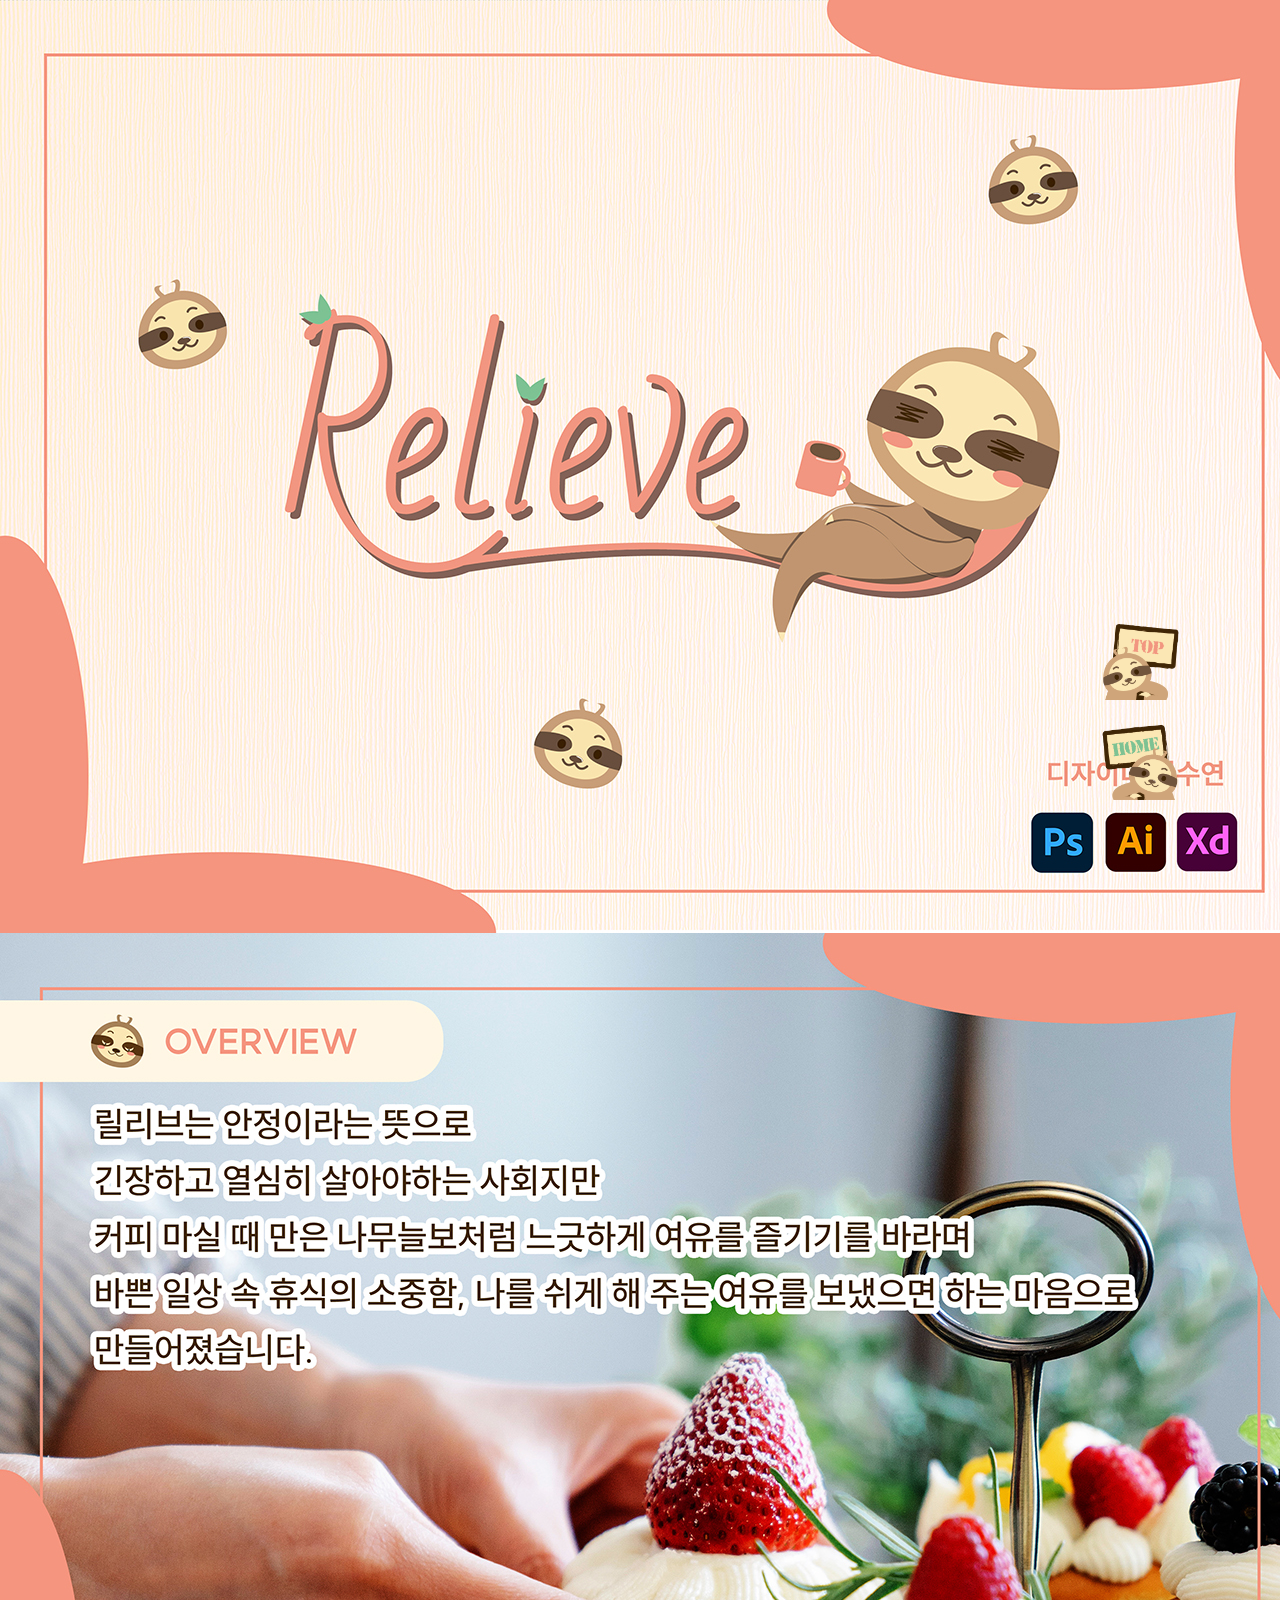
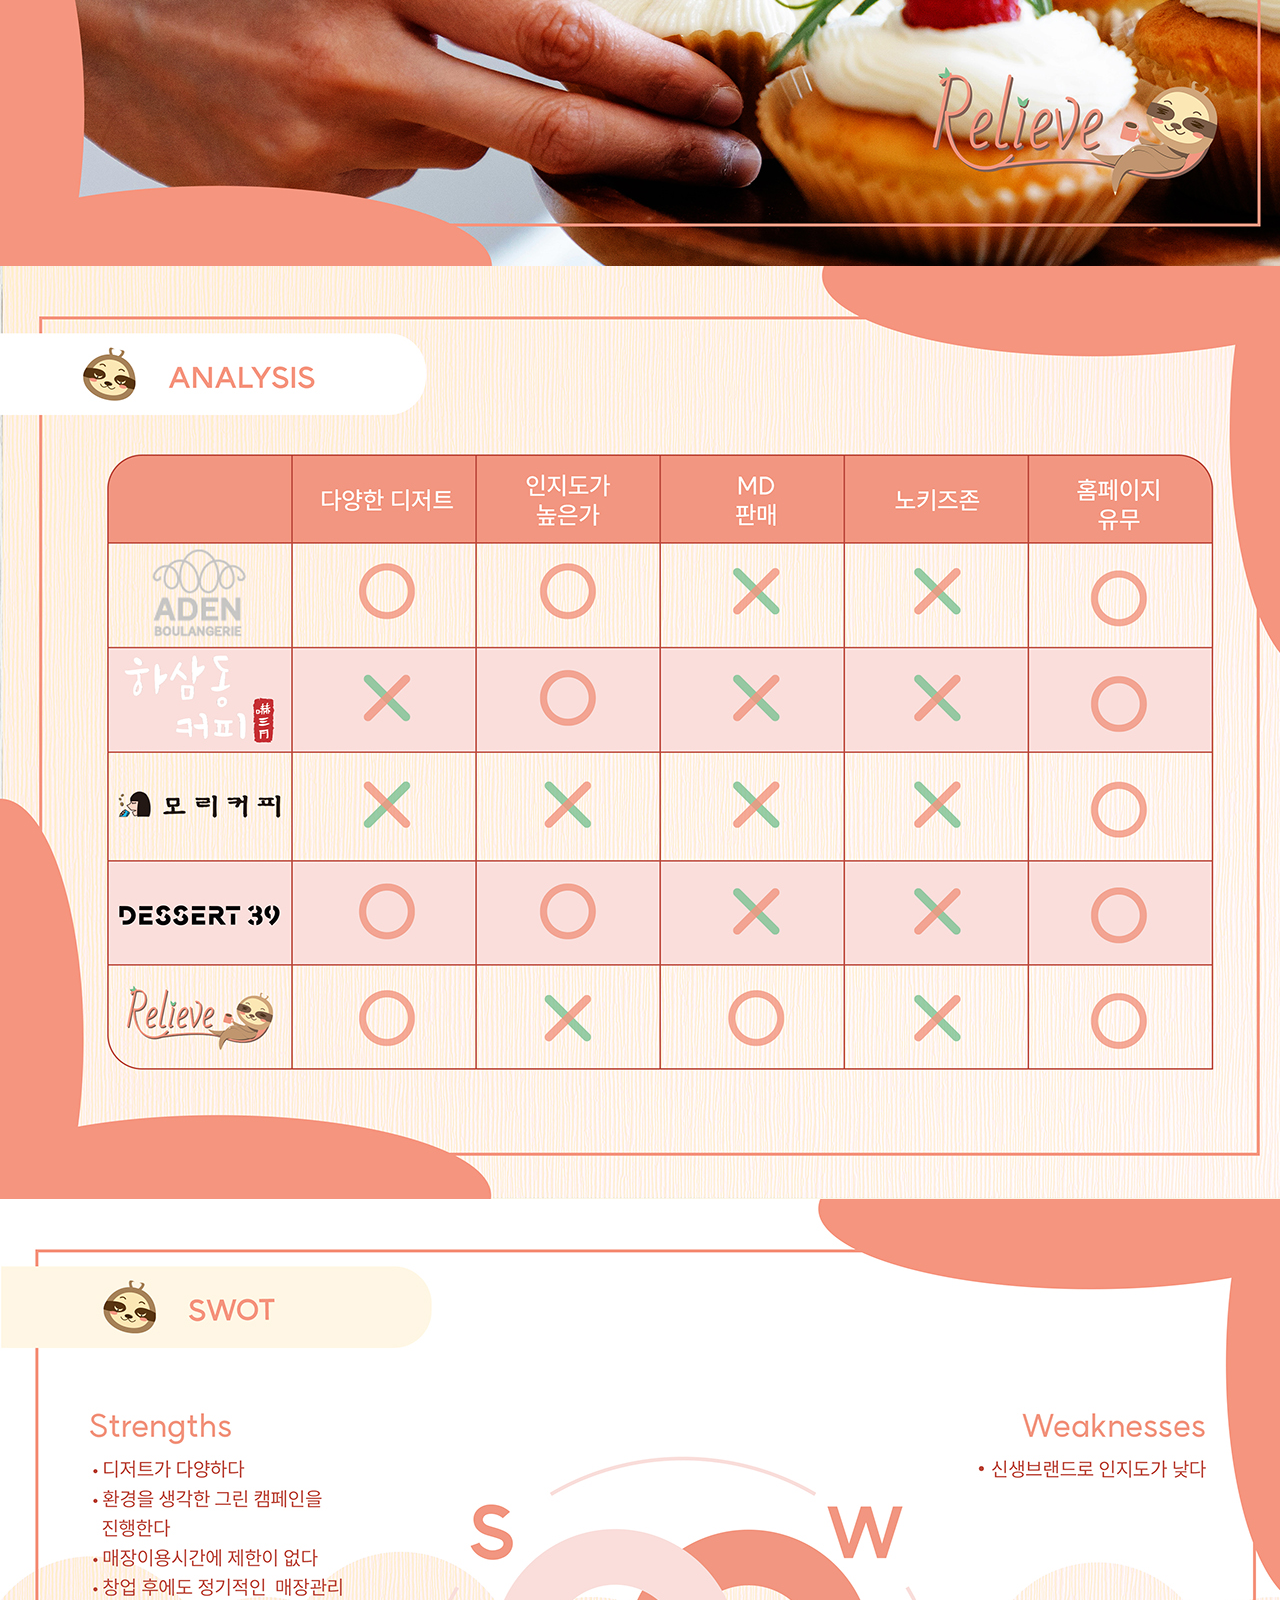
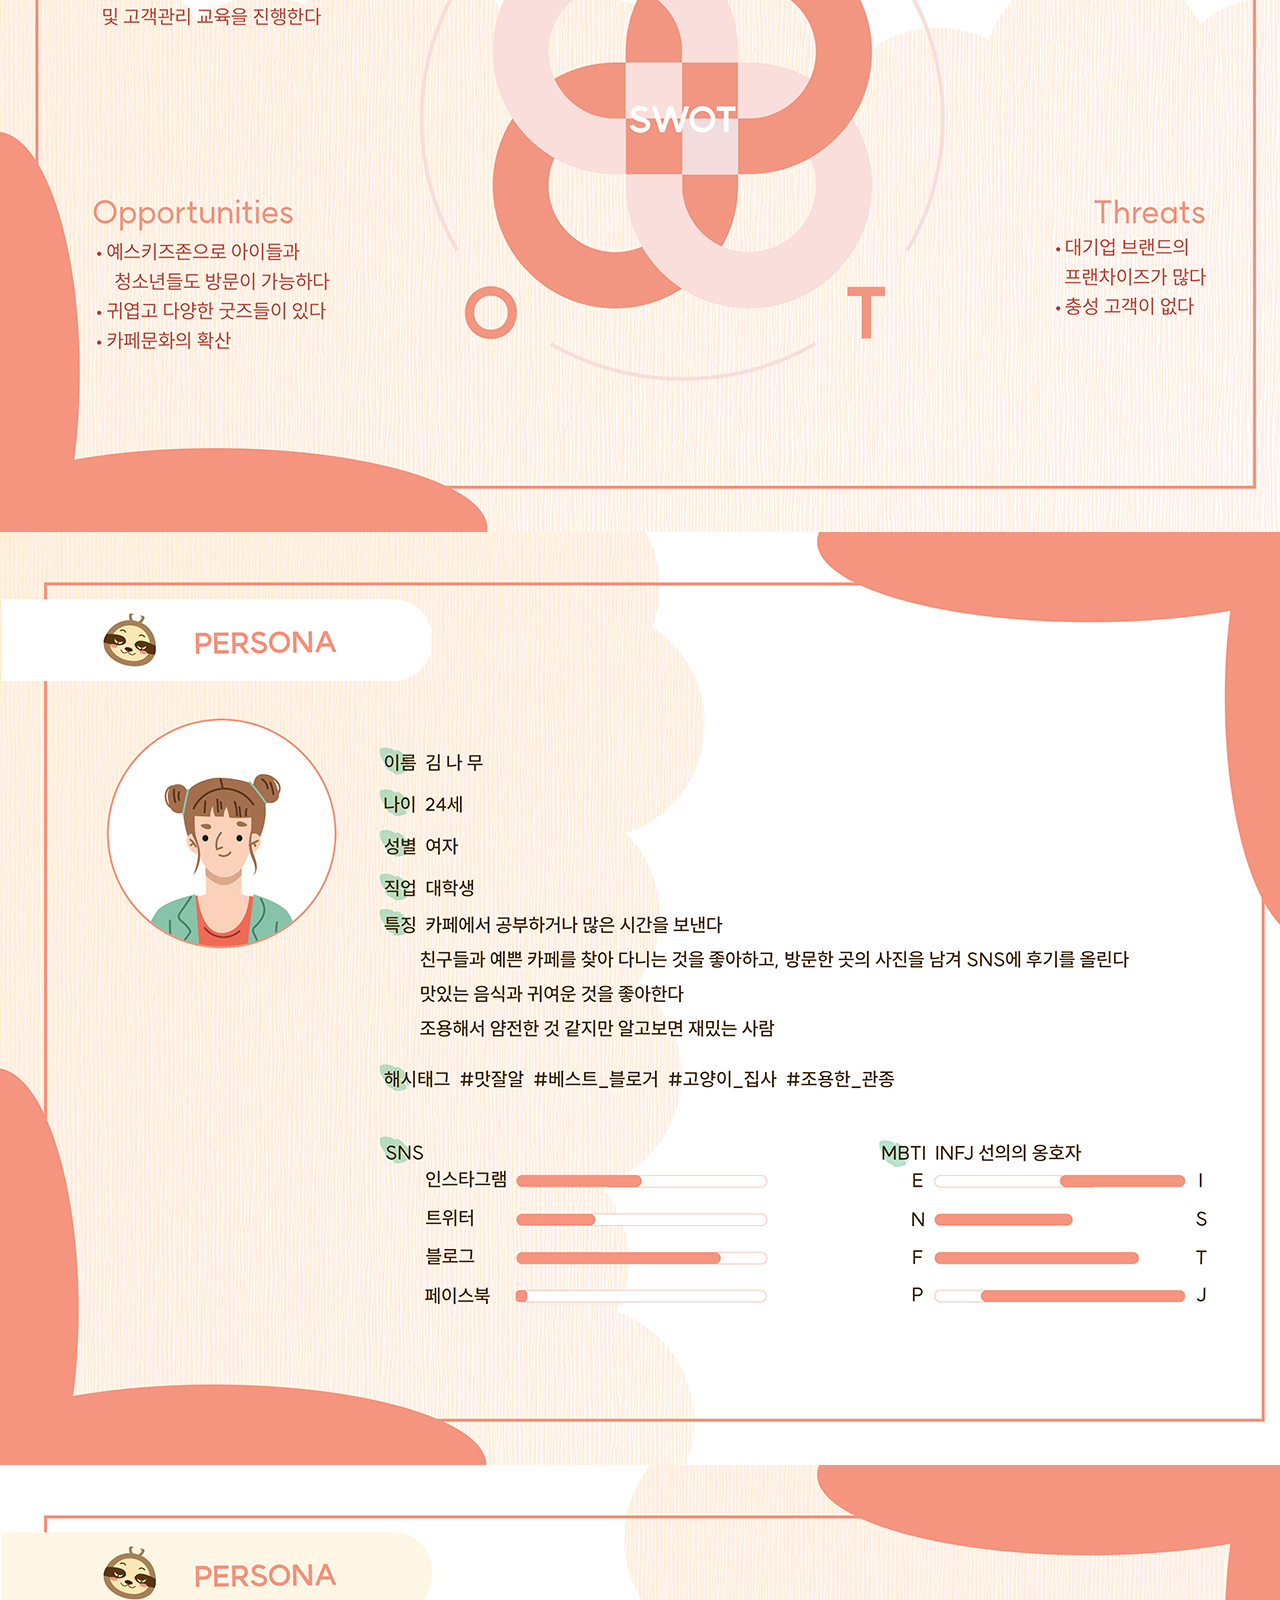
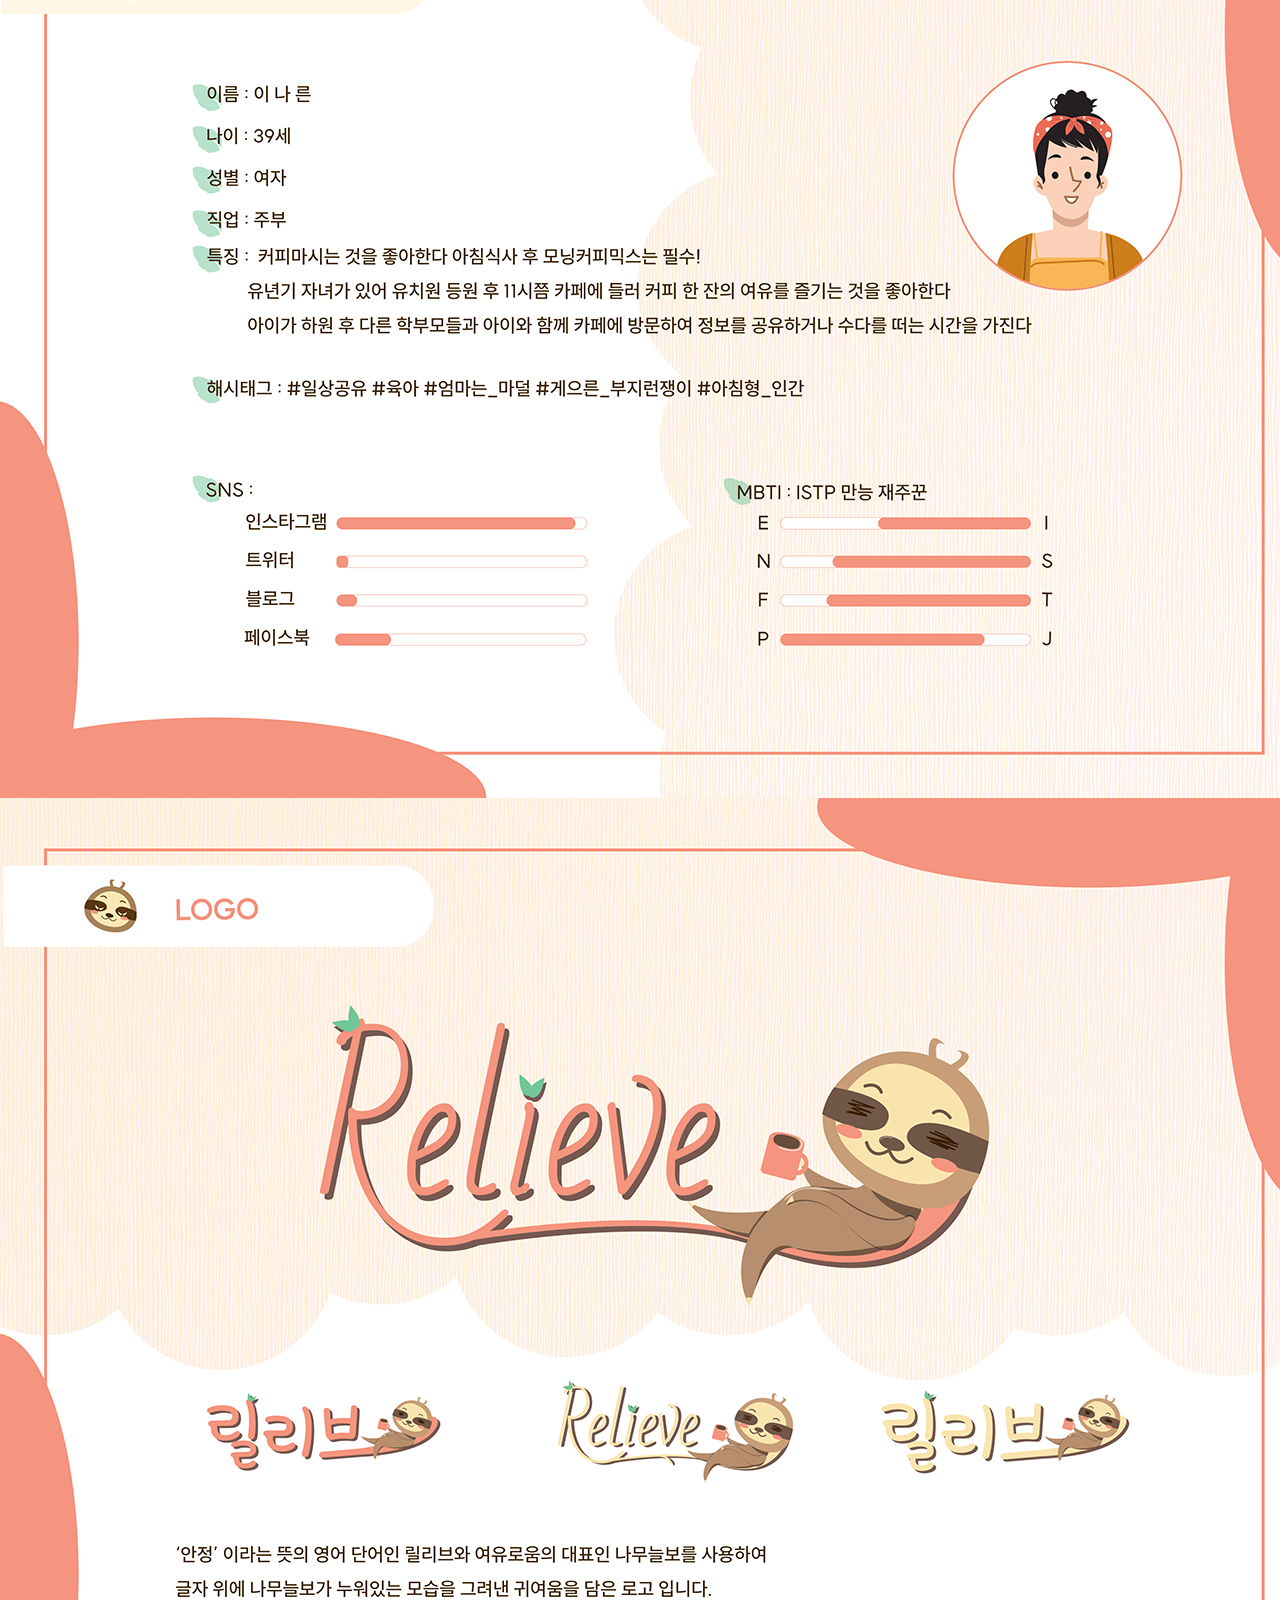
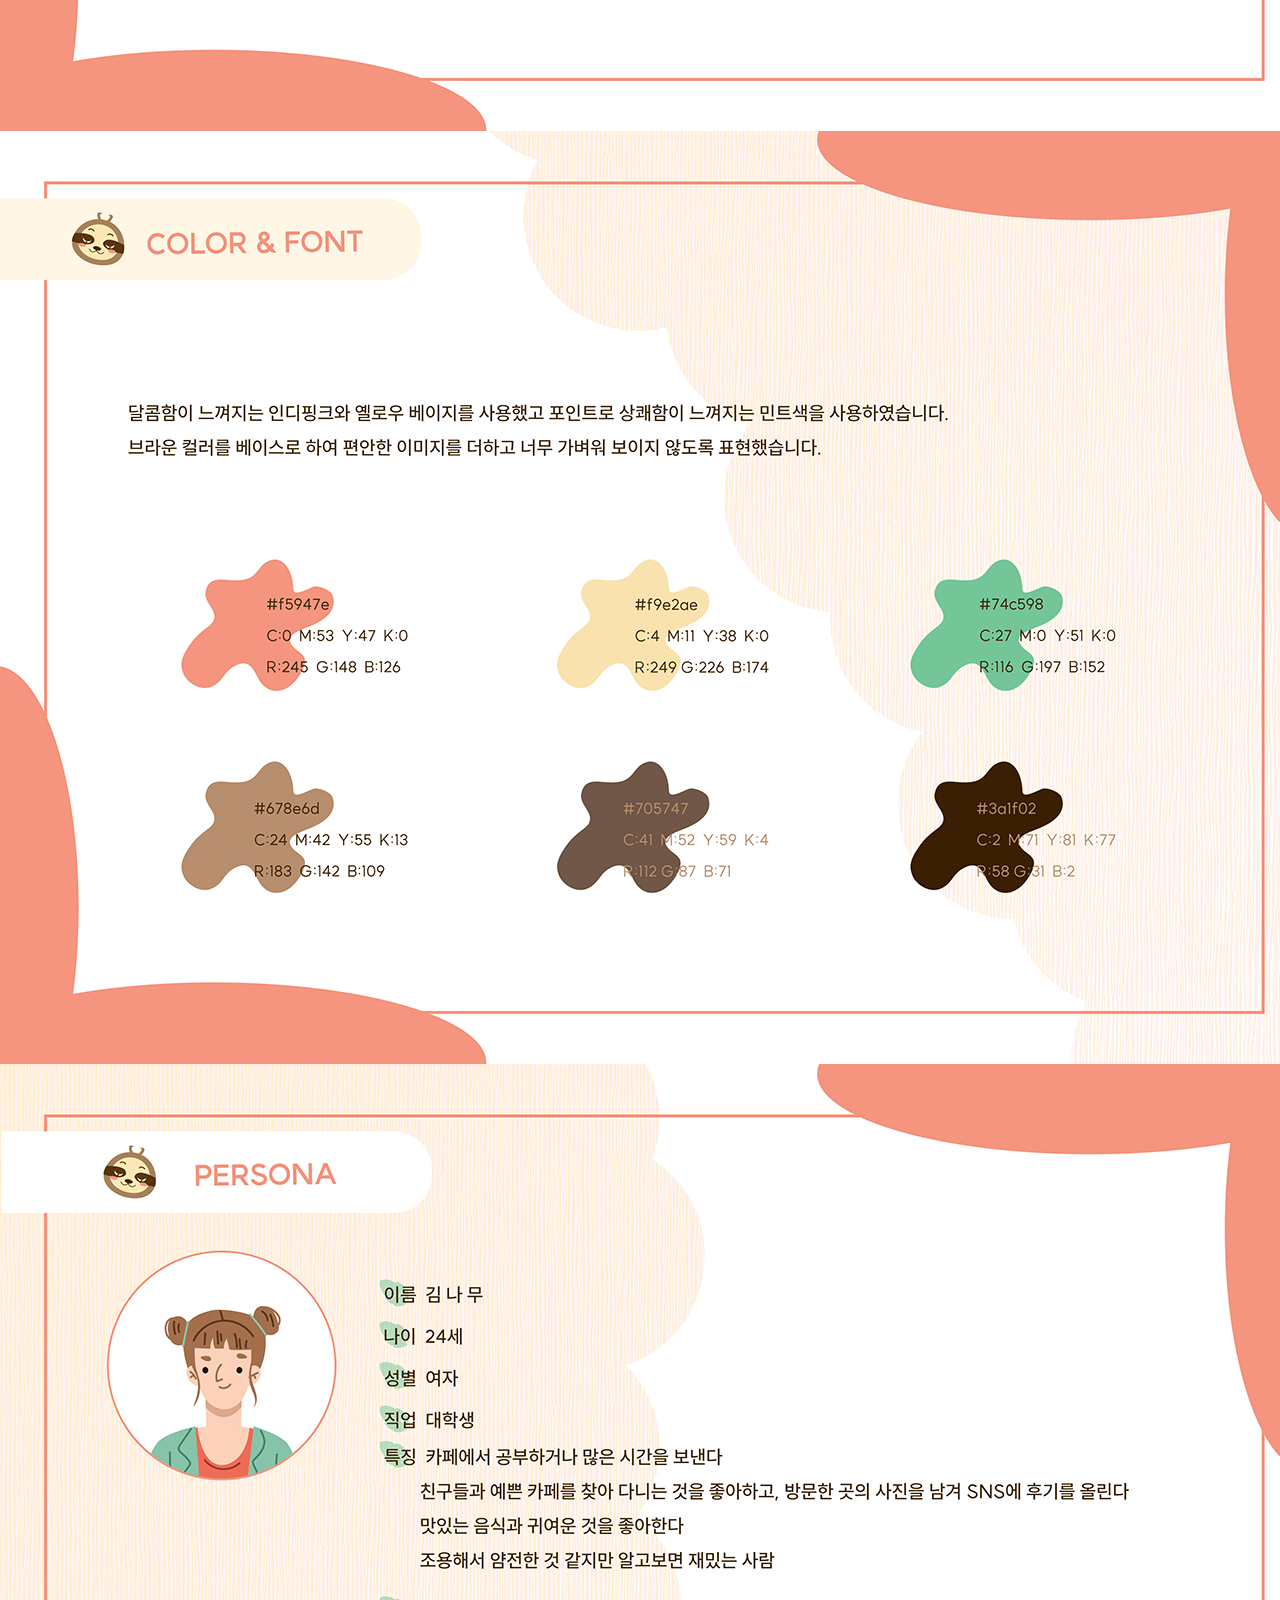
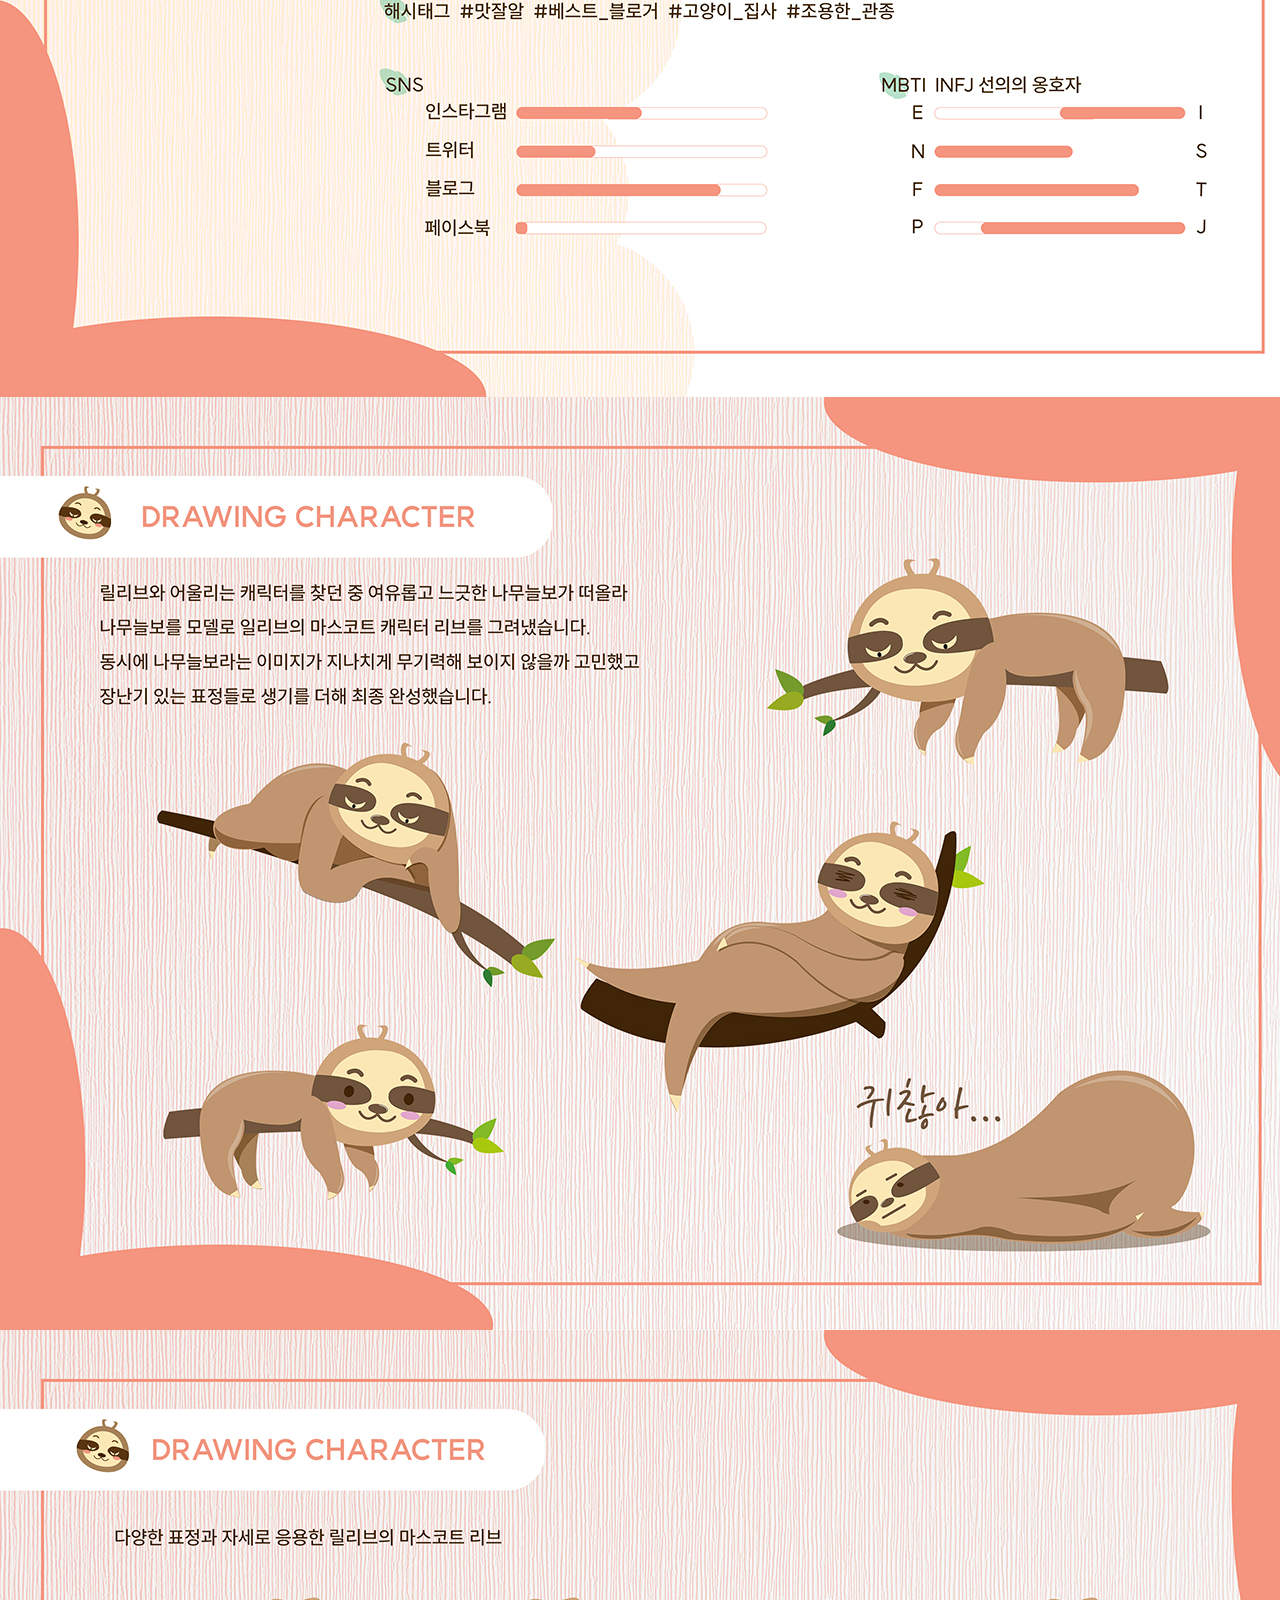
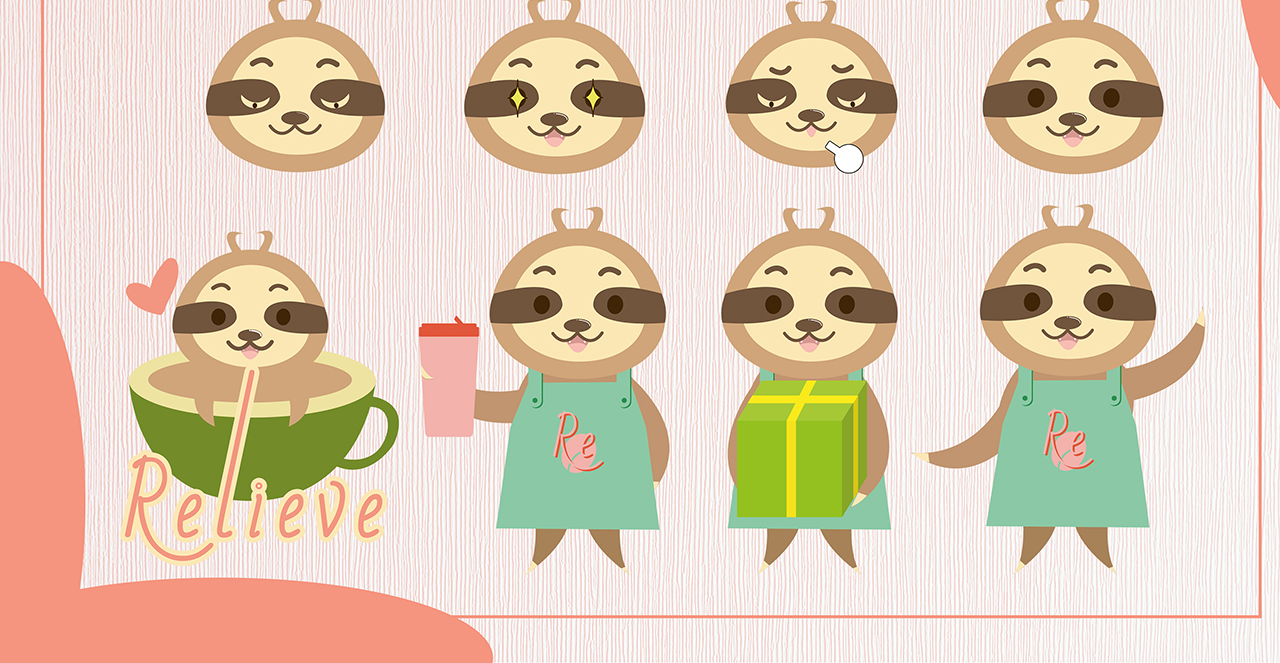
<file: relieve_guide/relieve_bi.html>
<!DOCTYPE html>
<html lang="ko">
<head>
    <meta charset="UTF-8">
    <meta http-equiv="X-UA-Compatible" content="IE=edge">
    <meta name="viewport" content="width=device-width, initial-scale=1.0">
    <link href="./web/favicon.png" rel="icon" type="image/png" sizes="32x32"><!--파비콘-->
    <title>relieve_bi</title>
    <link rel="stylesheet" href="./style.css">
</head>
<body>
    <div class="bi">
    <img src="./web/01_bi.jpg" alt="1">
    <img src="./web/02_bi.jpg" alt="2">
    <img src="./web/03_bi.jpg" alt="3">
    <img src="./web/04_bi.jpg" alt="4">
    <img src="./web/05_bi.jpg" alt="5">
    <img src="./web/06_bi.jpg" alt="6">
    <img src="./web/07_bi.jpg" alt="7">
    <img src="./web/08_bi.jpg" alt="8">
    <img src="./web/05_bi.jpg" alt="9">
    <img src="./web/10_bi.jpg" alt="10">
    <img src="./web/11_bi.jpg" alt="11">

    <a href="#" class="top"><img src="./web/icon_top.png" alt="top"></a>
    <a href="../index.html#projects" class="home"><img src="./web/icon_home.png" alt="home"></a>
</div>
    
</body>
</html>
</file>
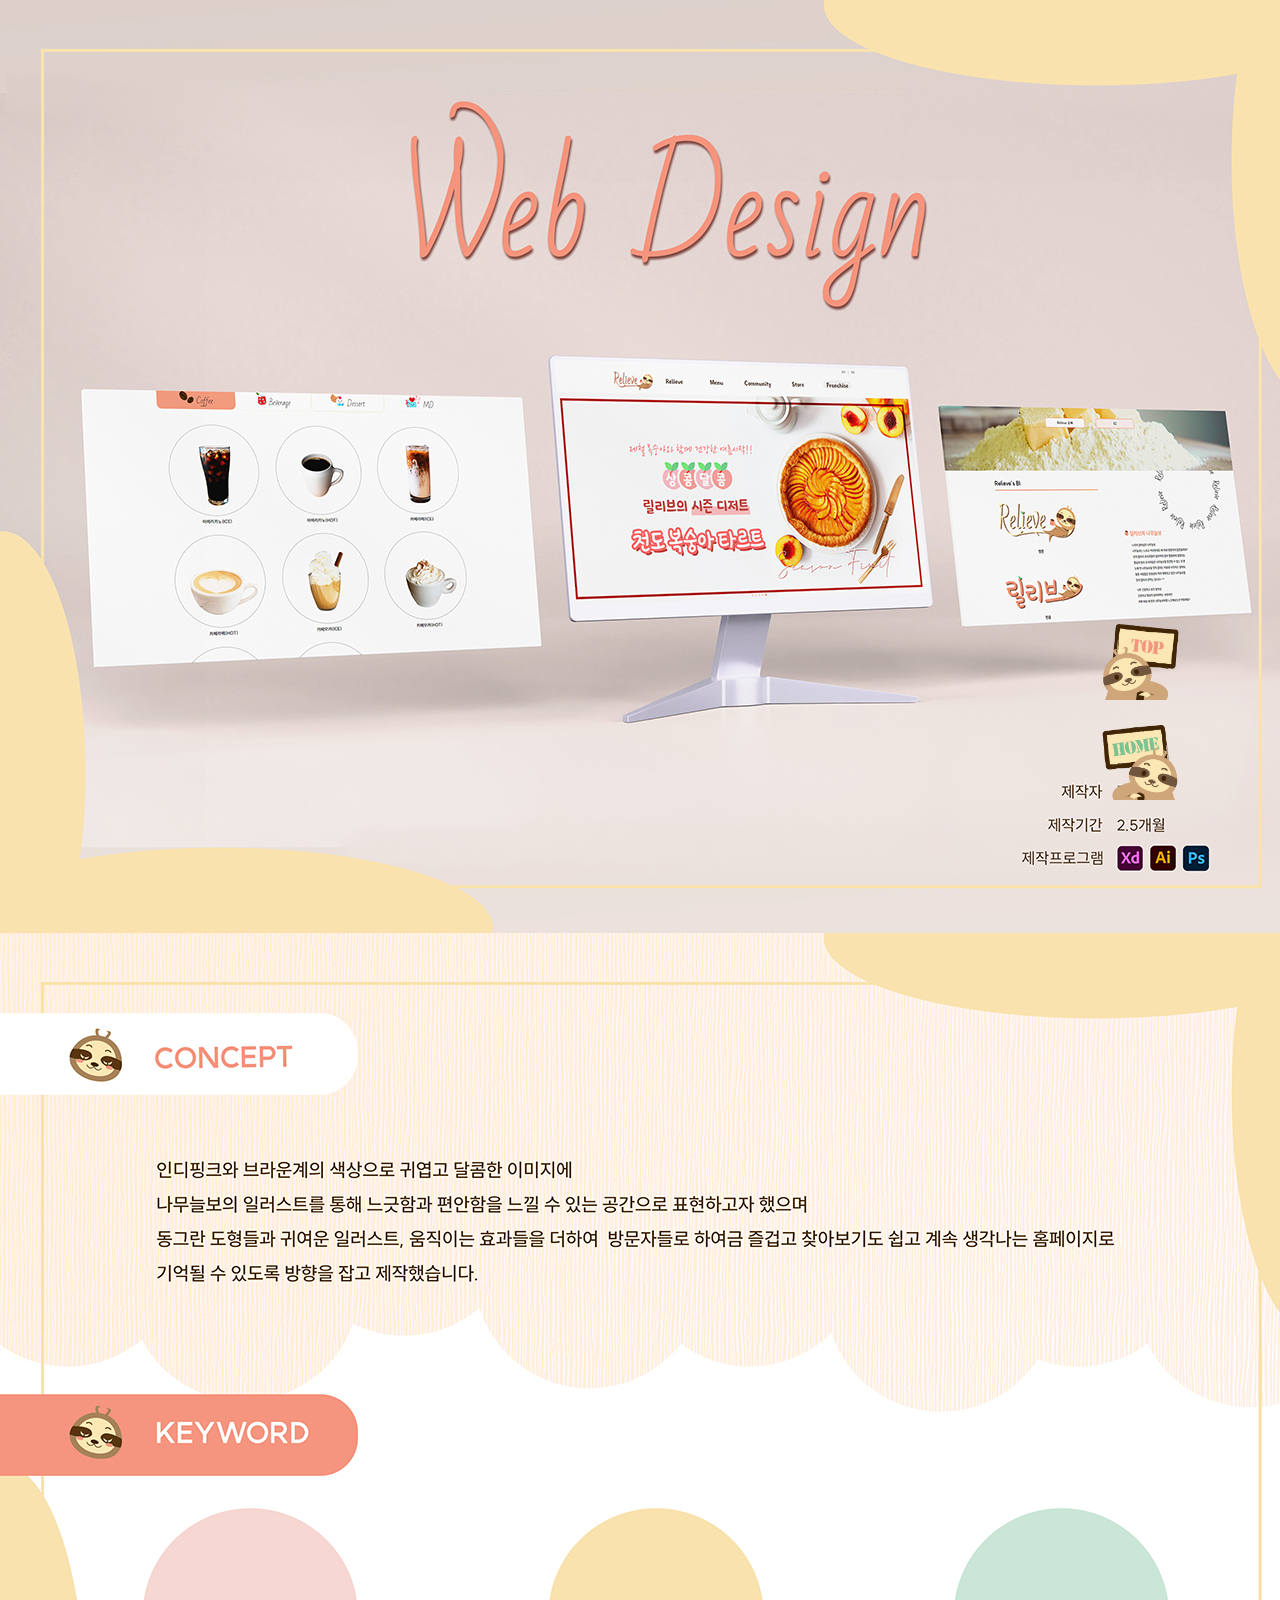
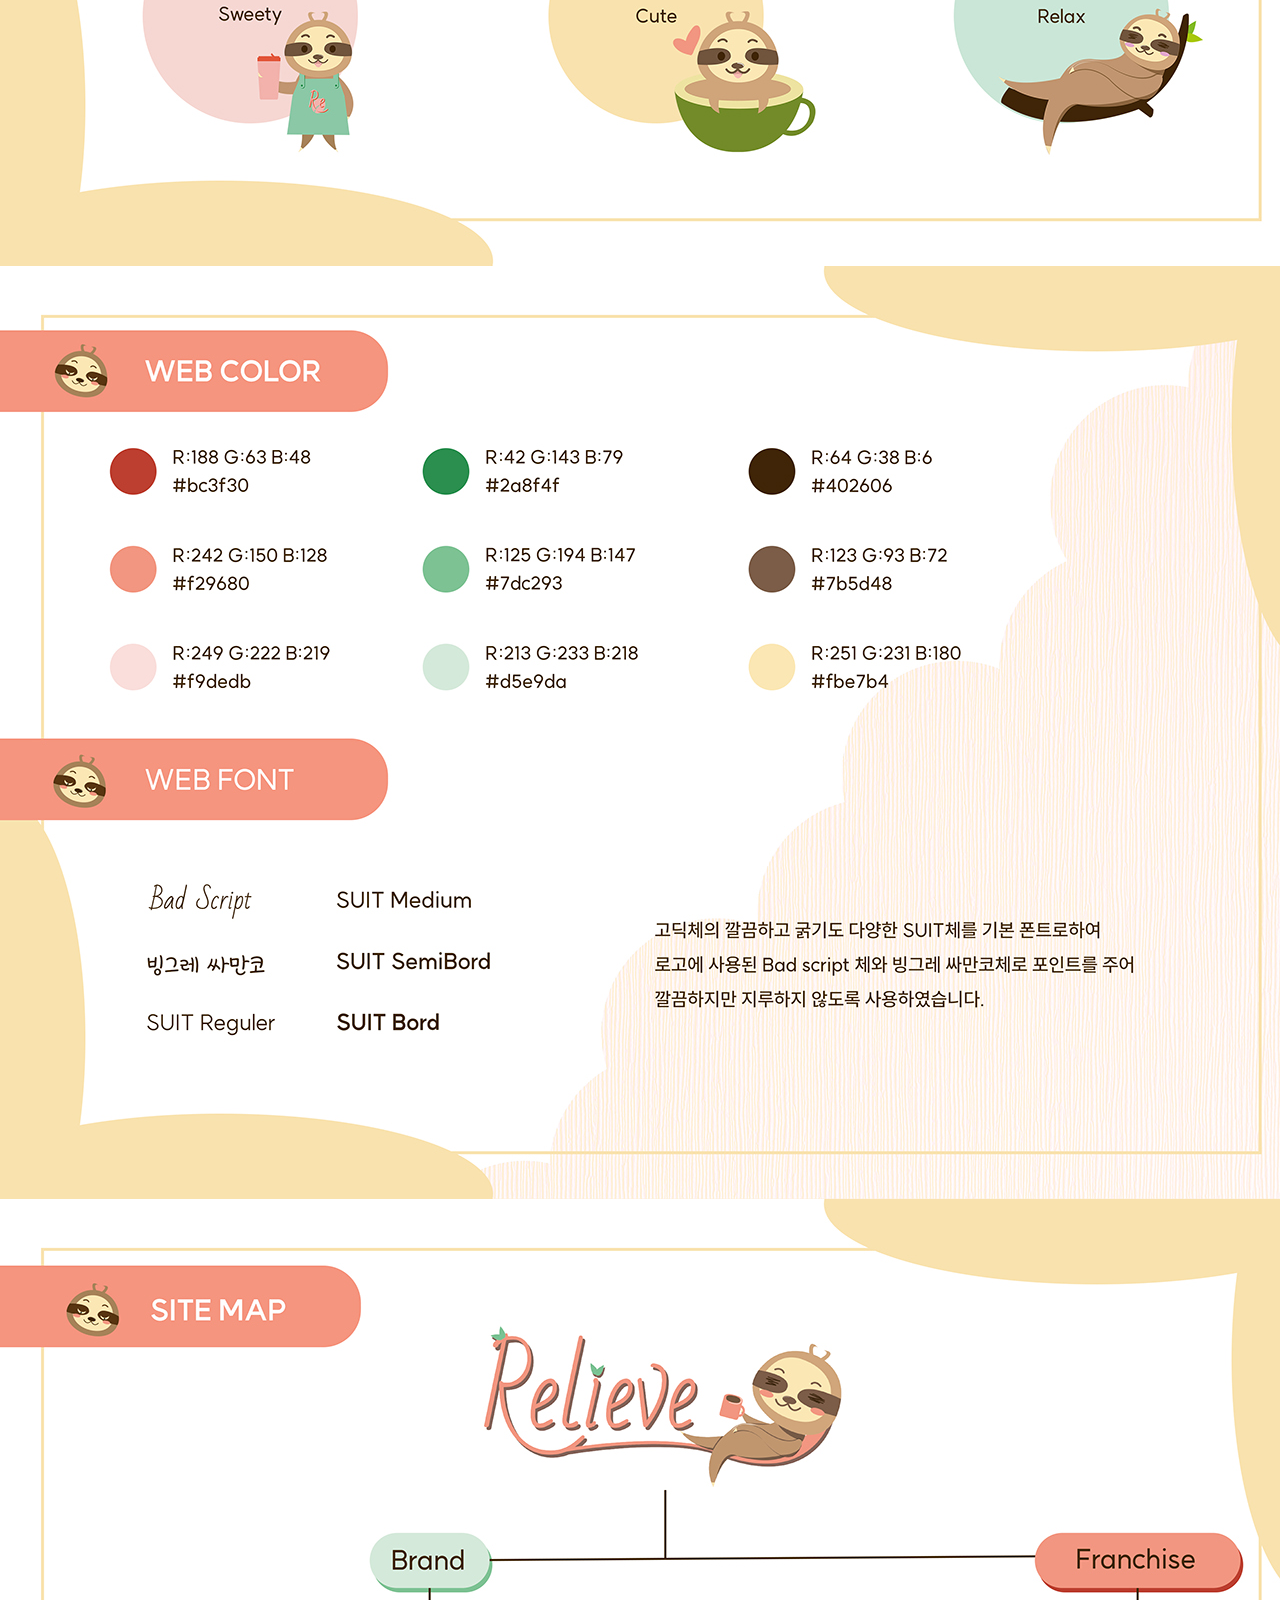
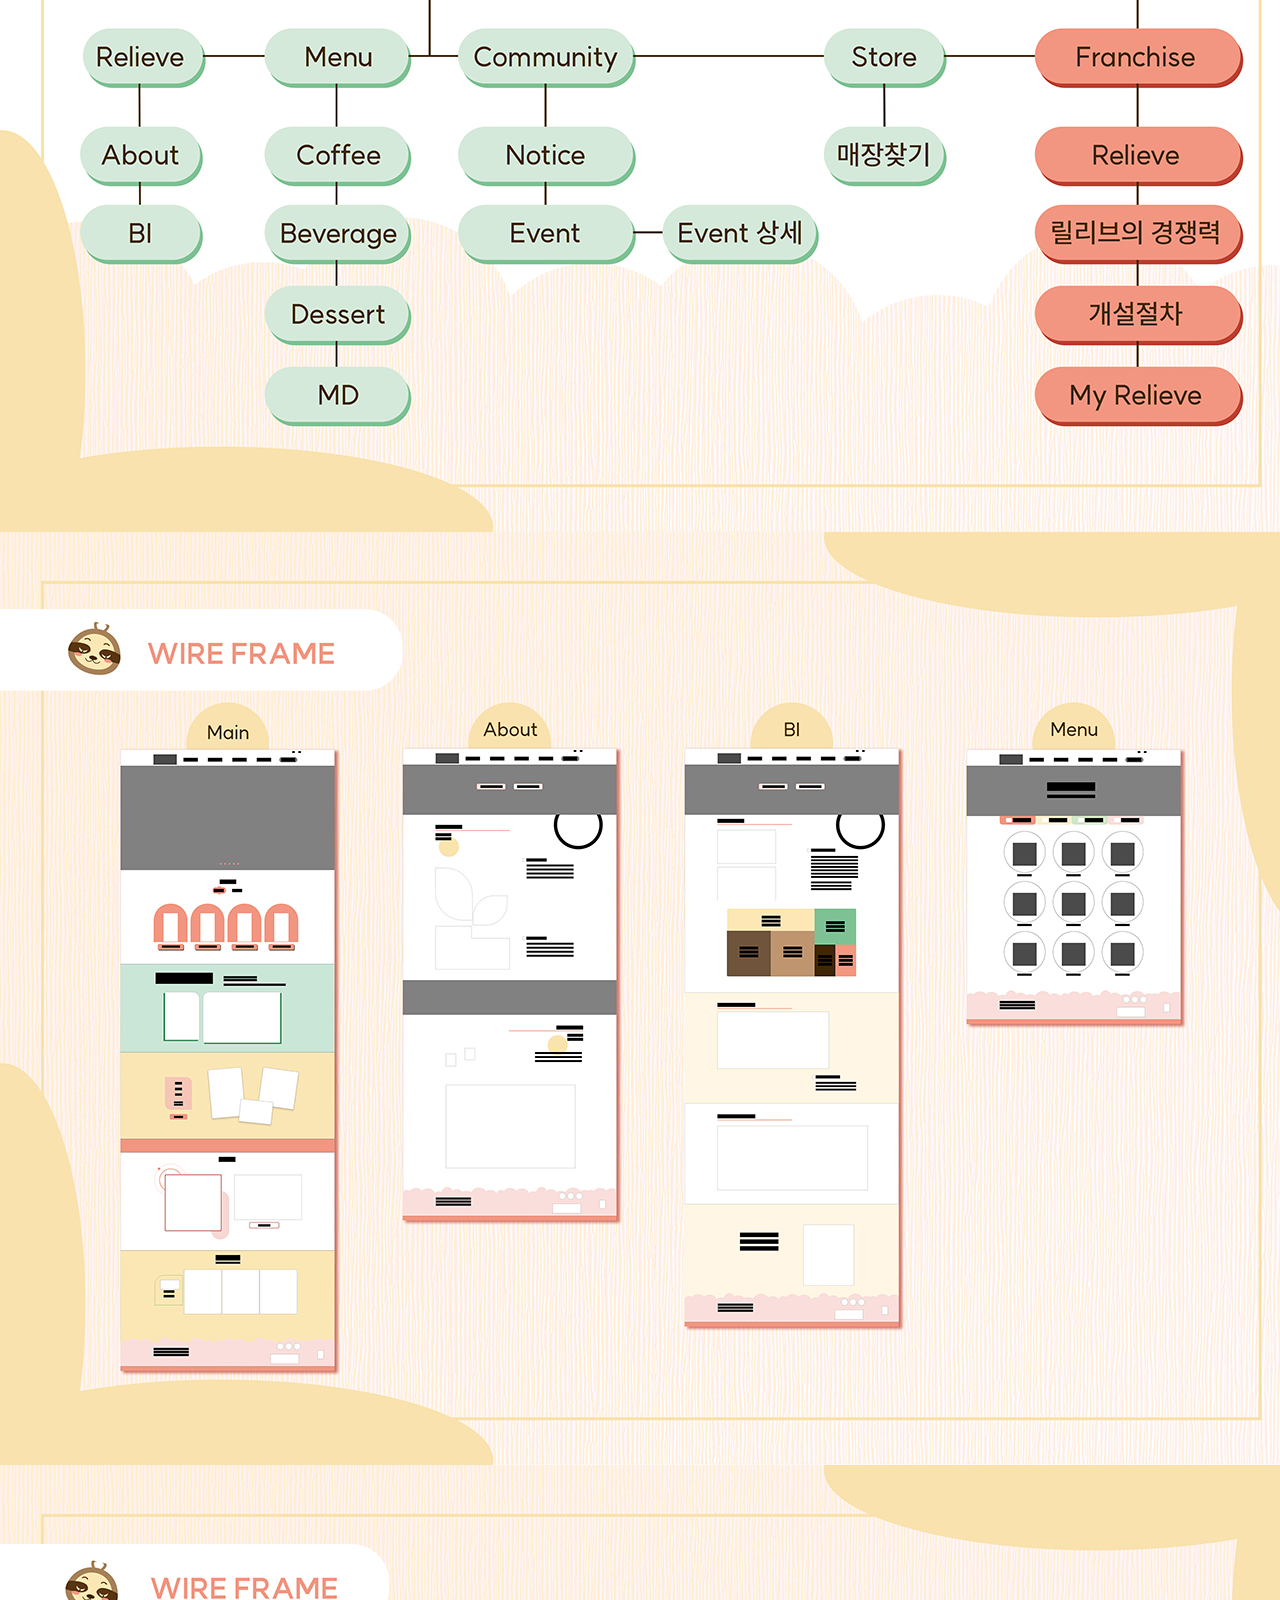
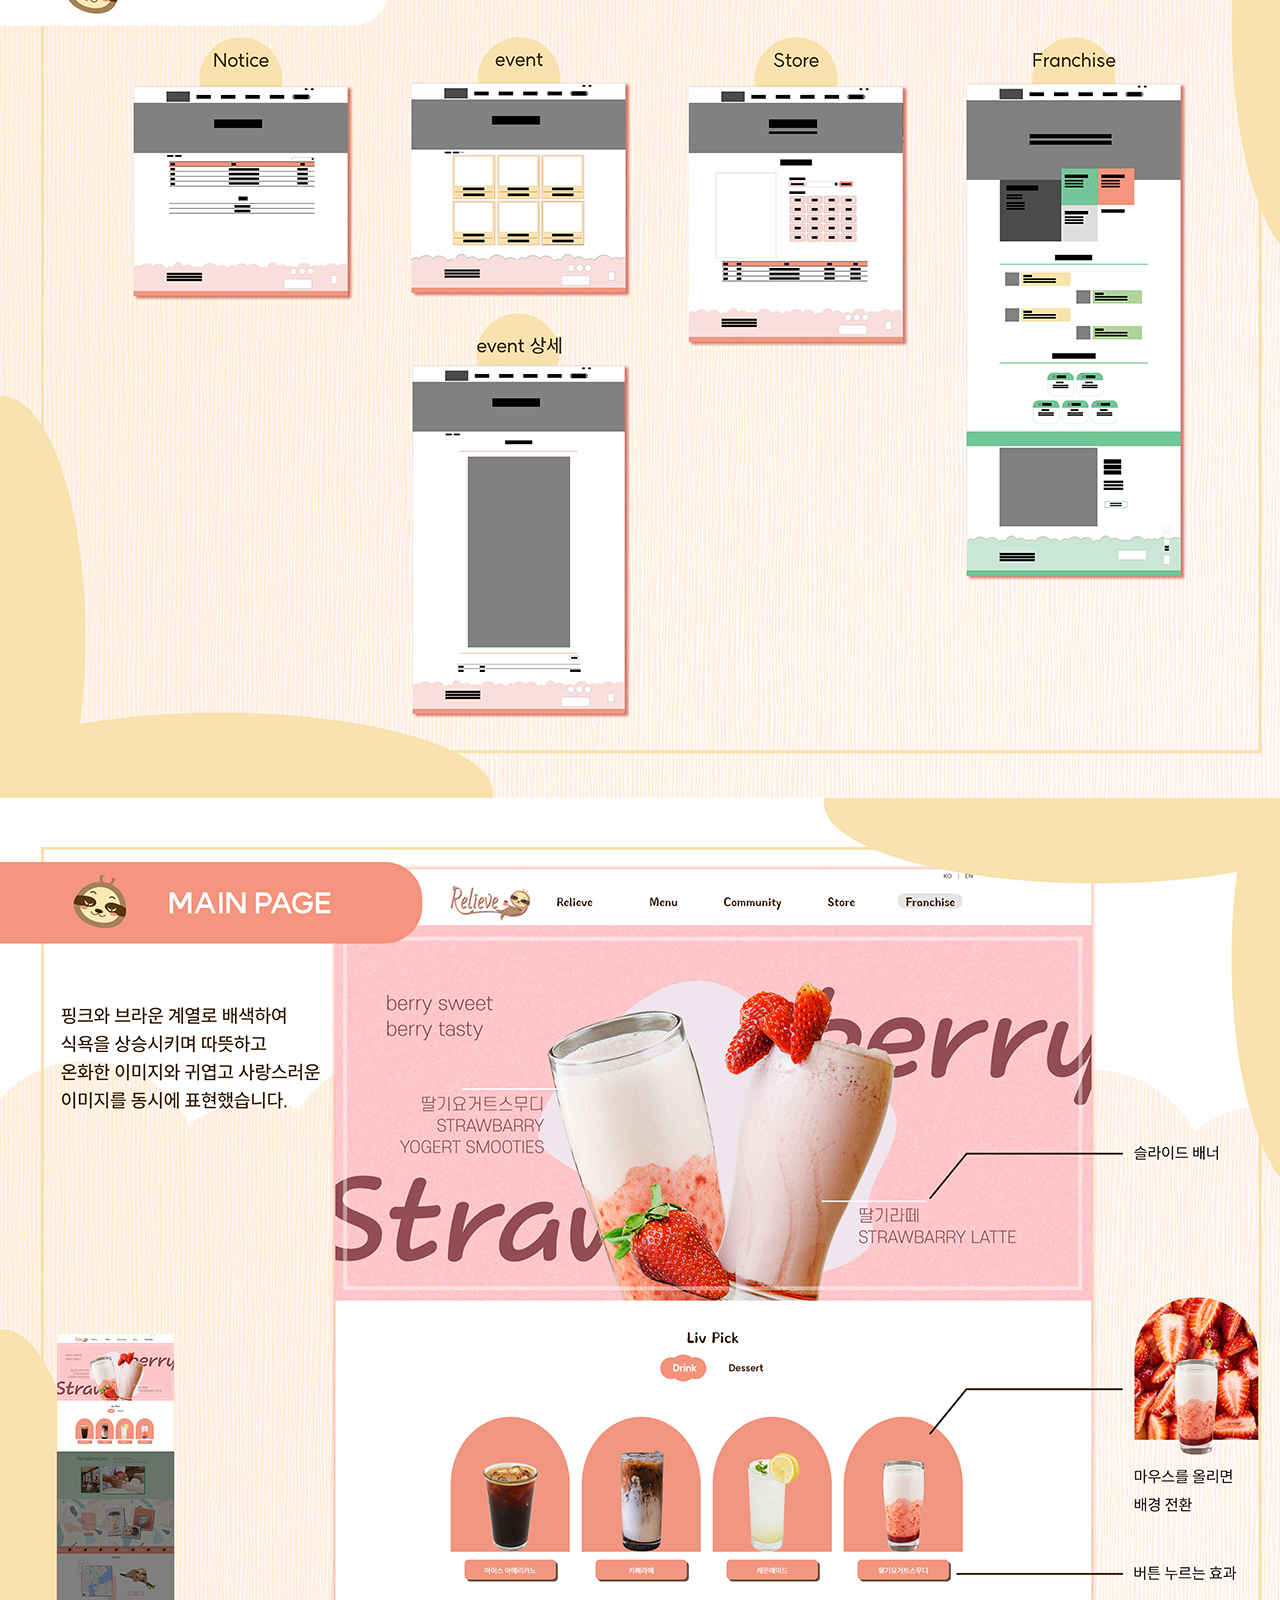
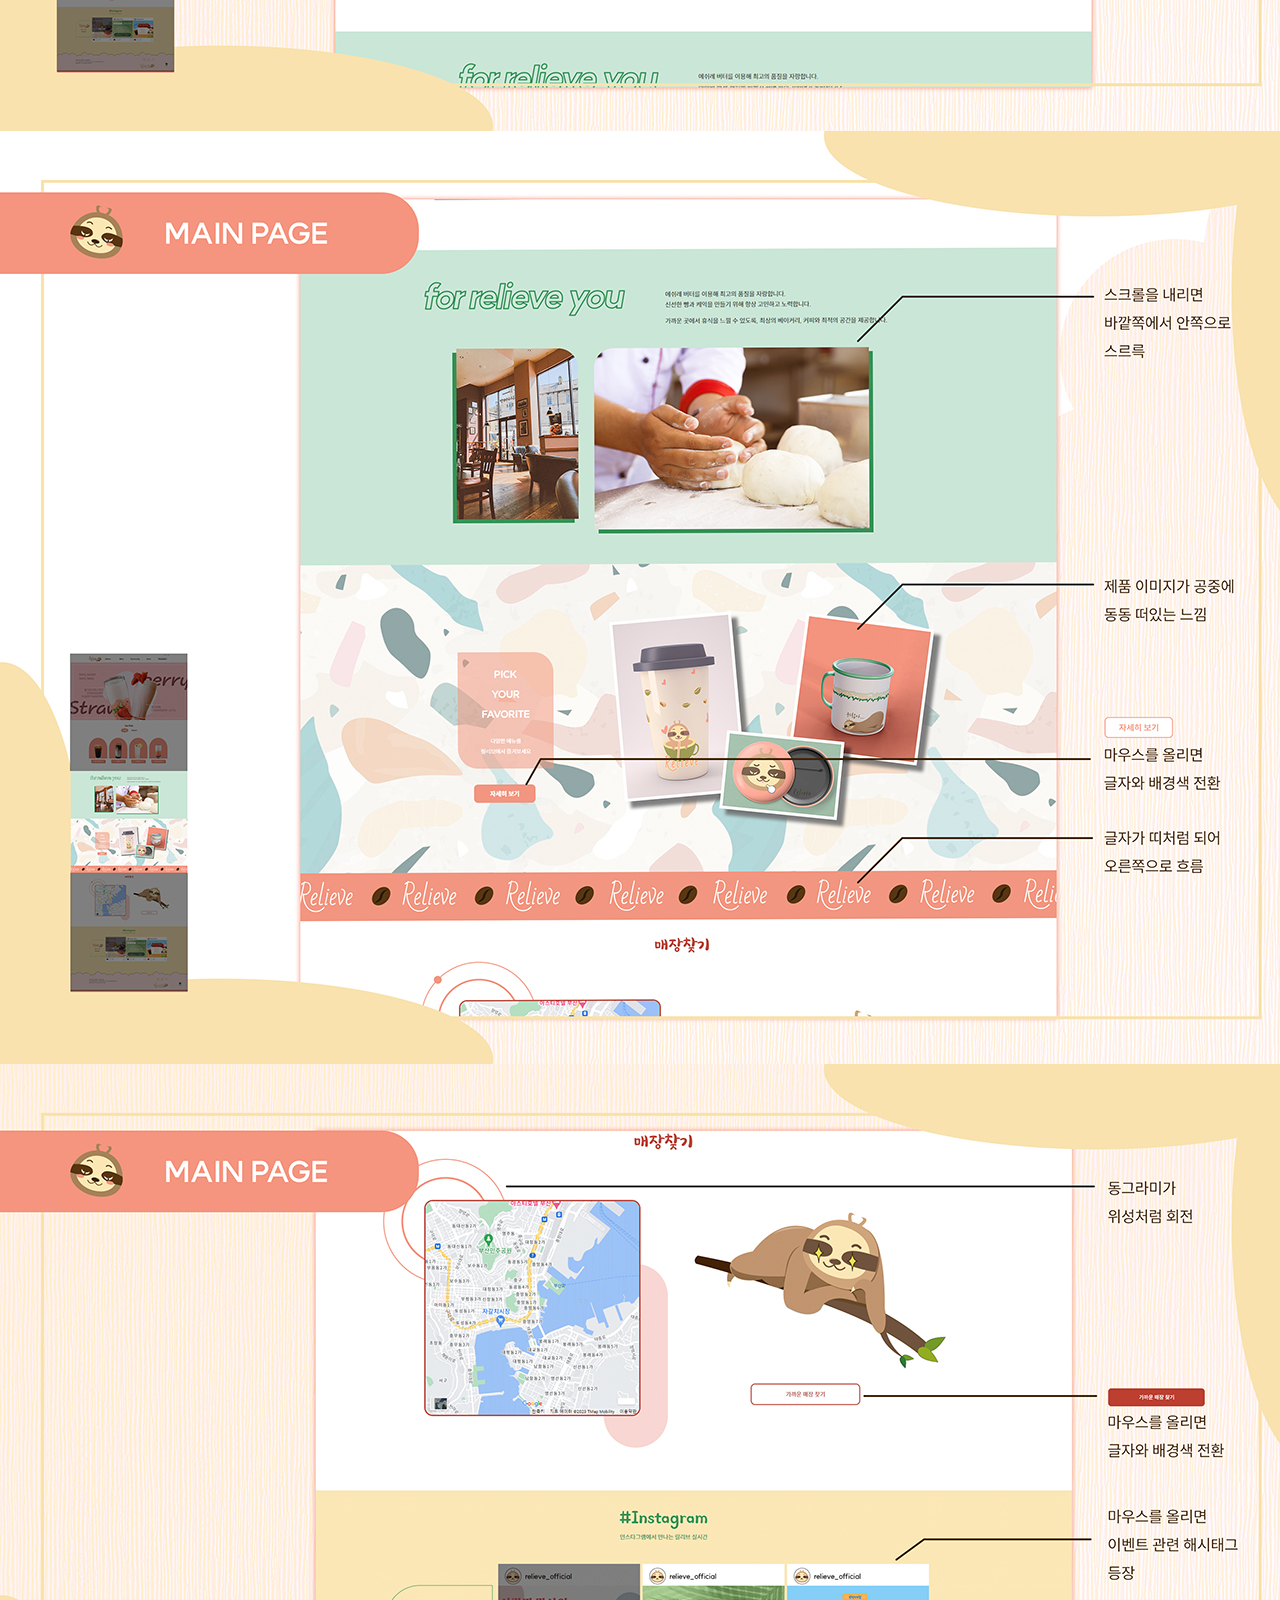
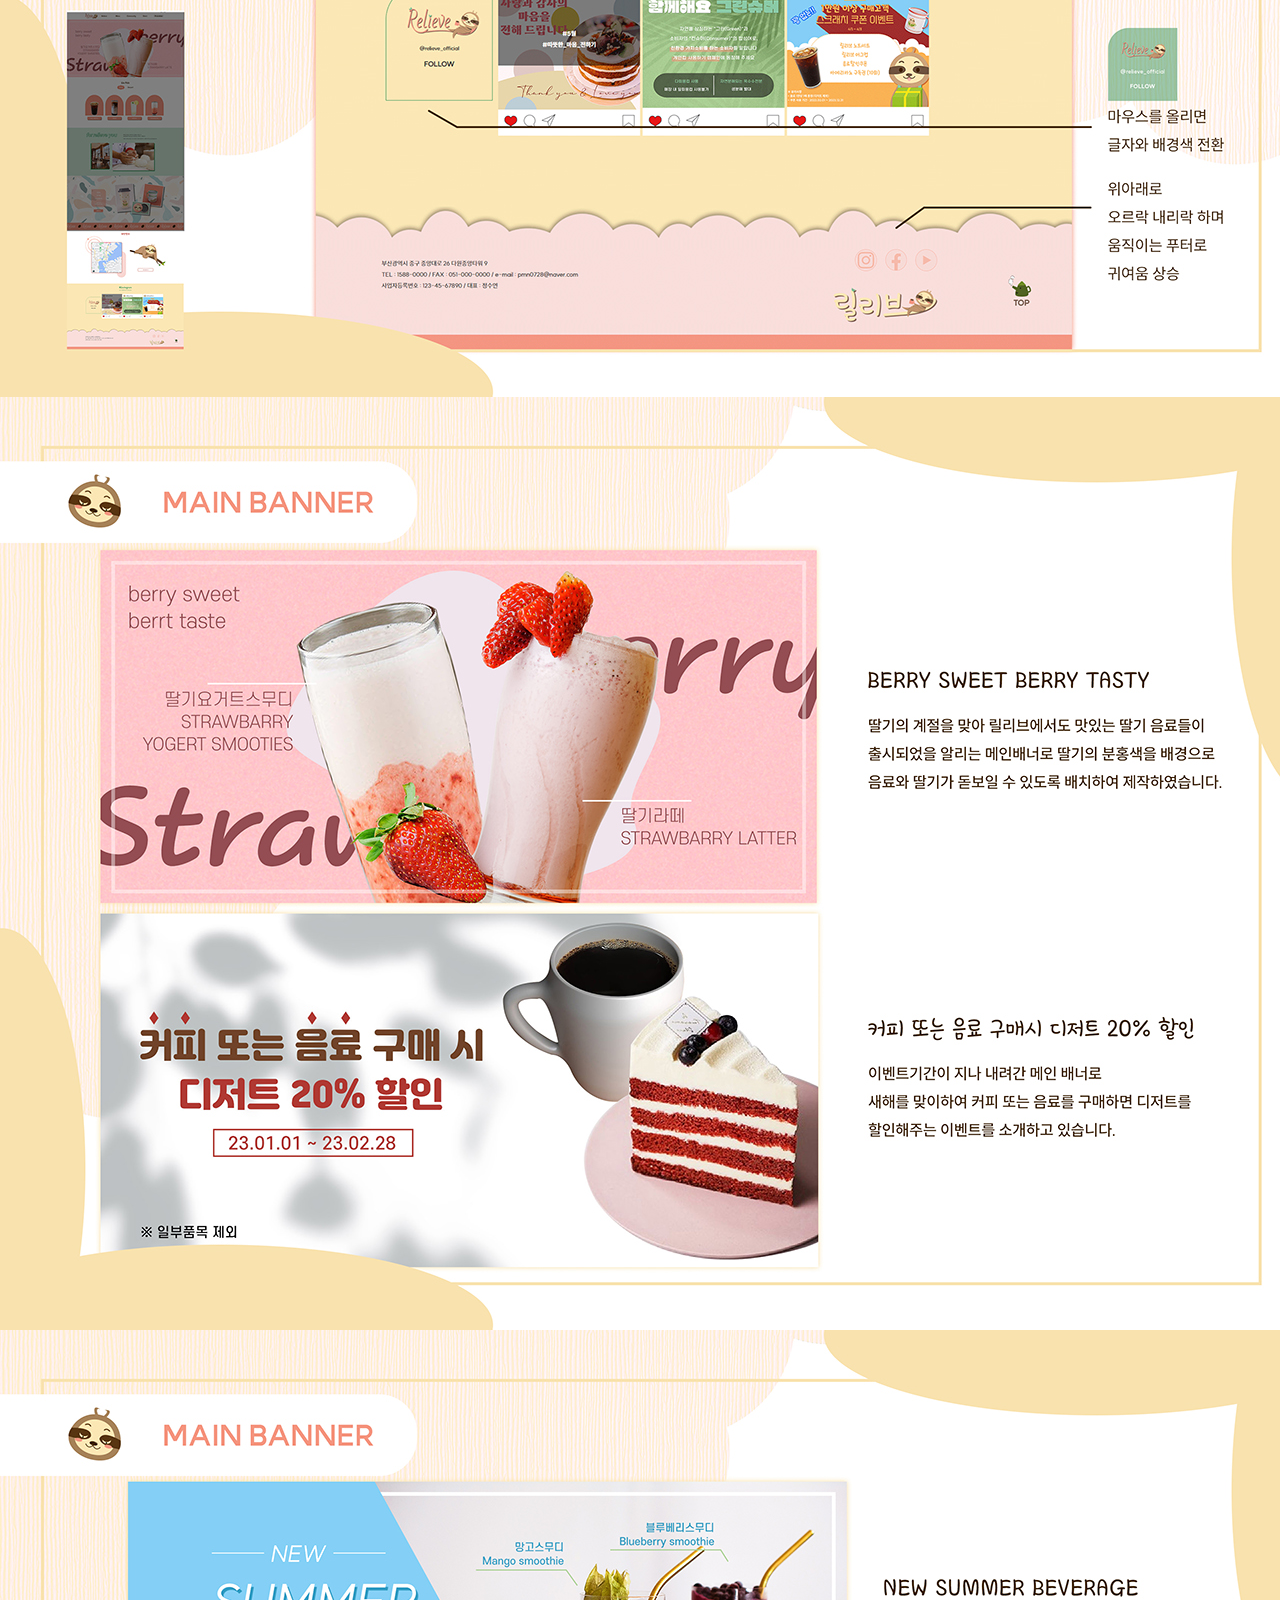
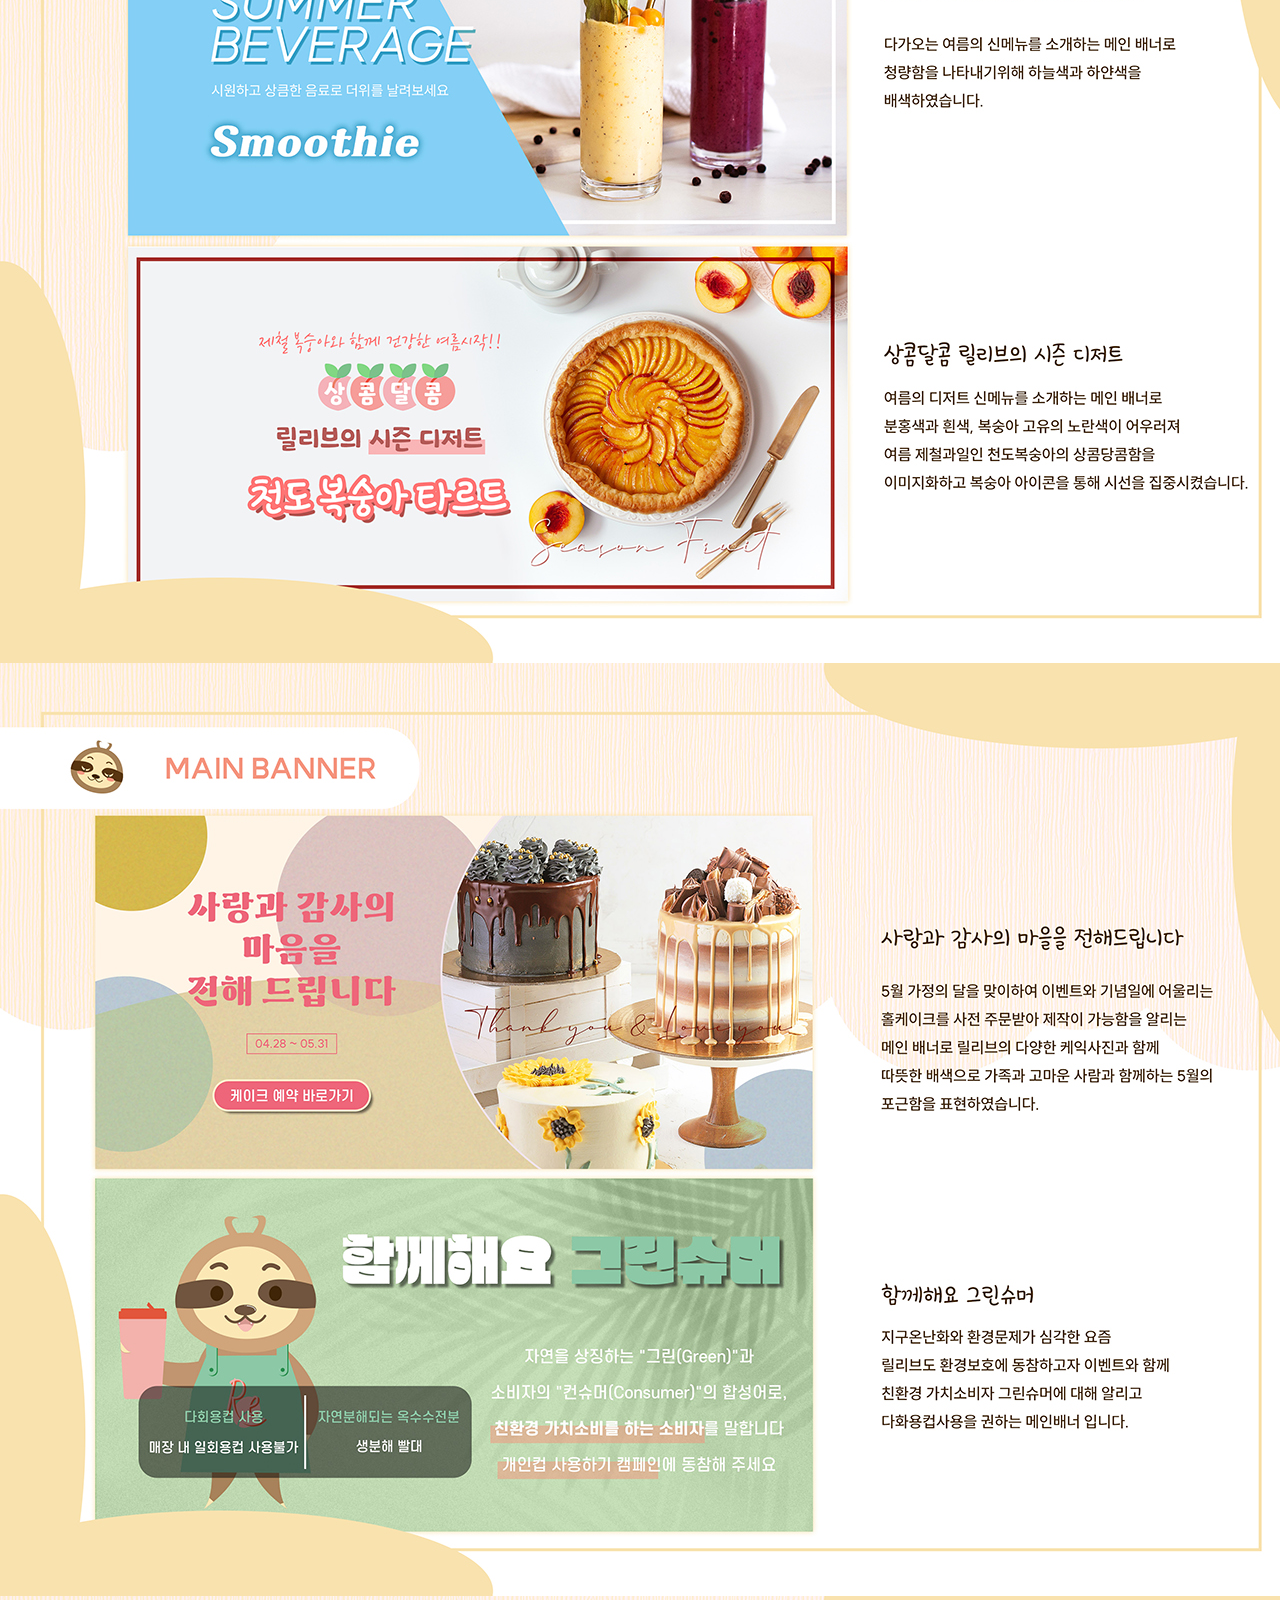
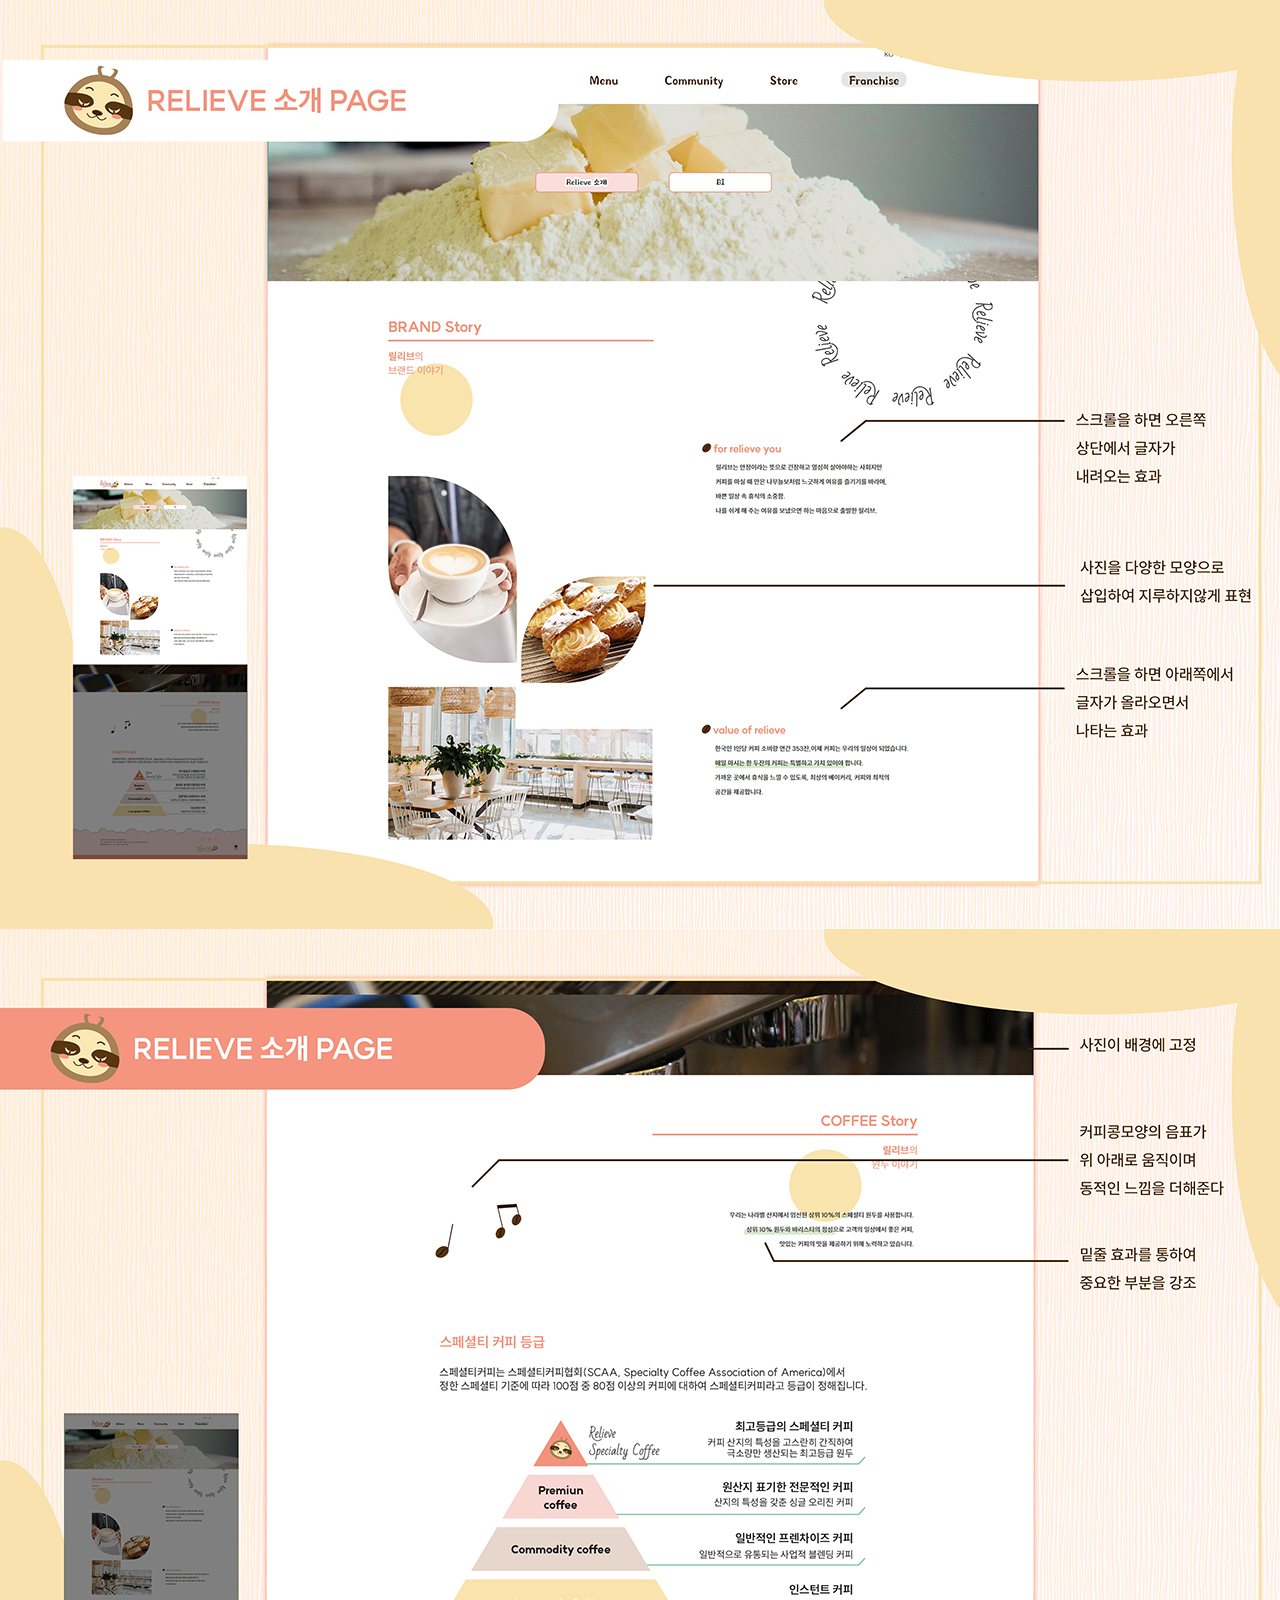
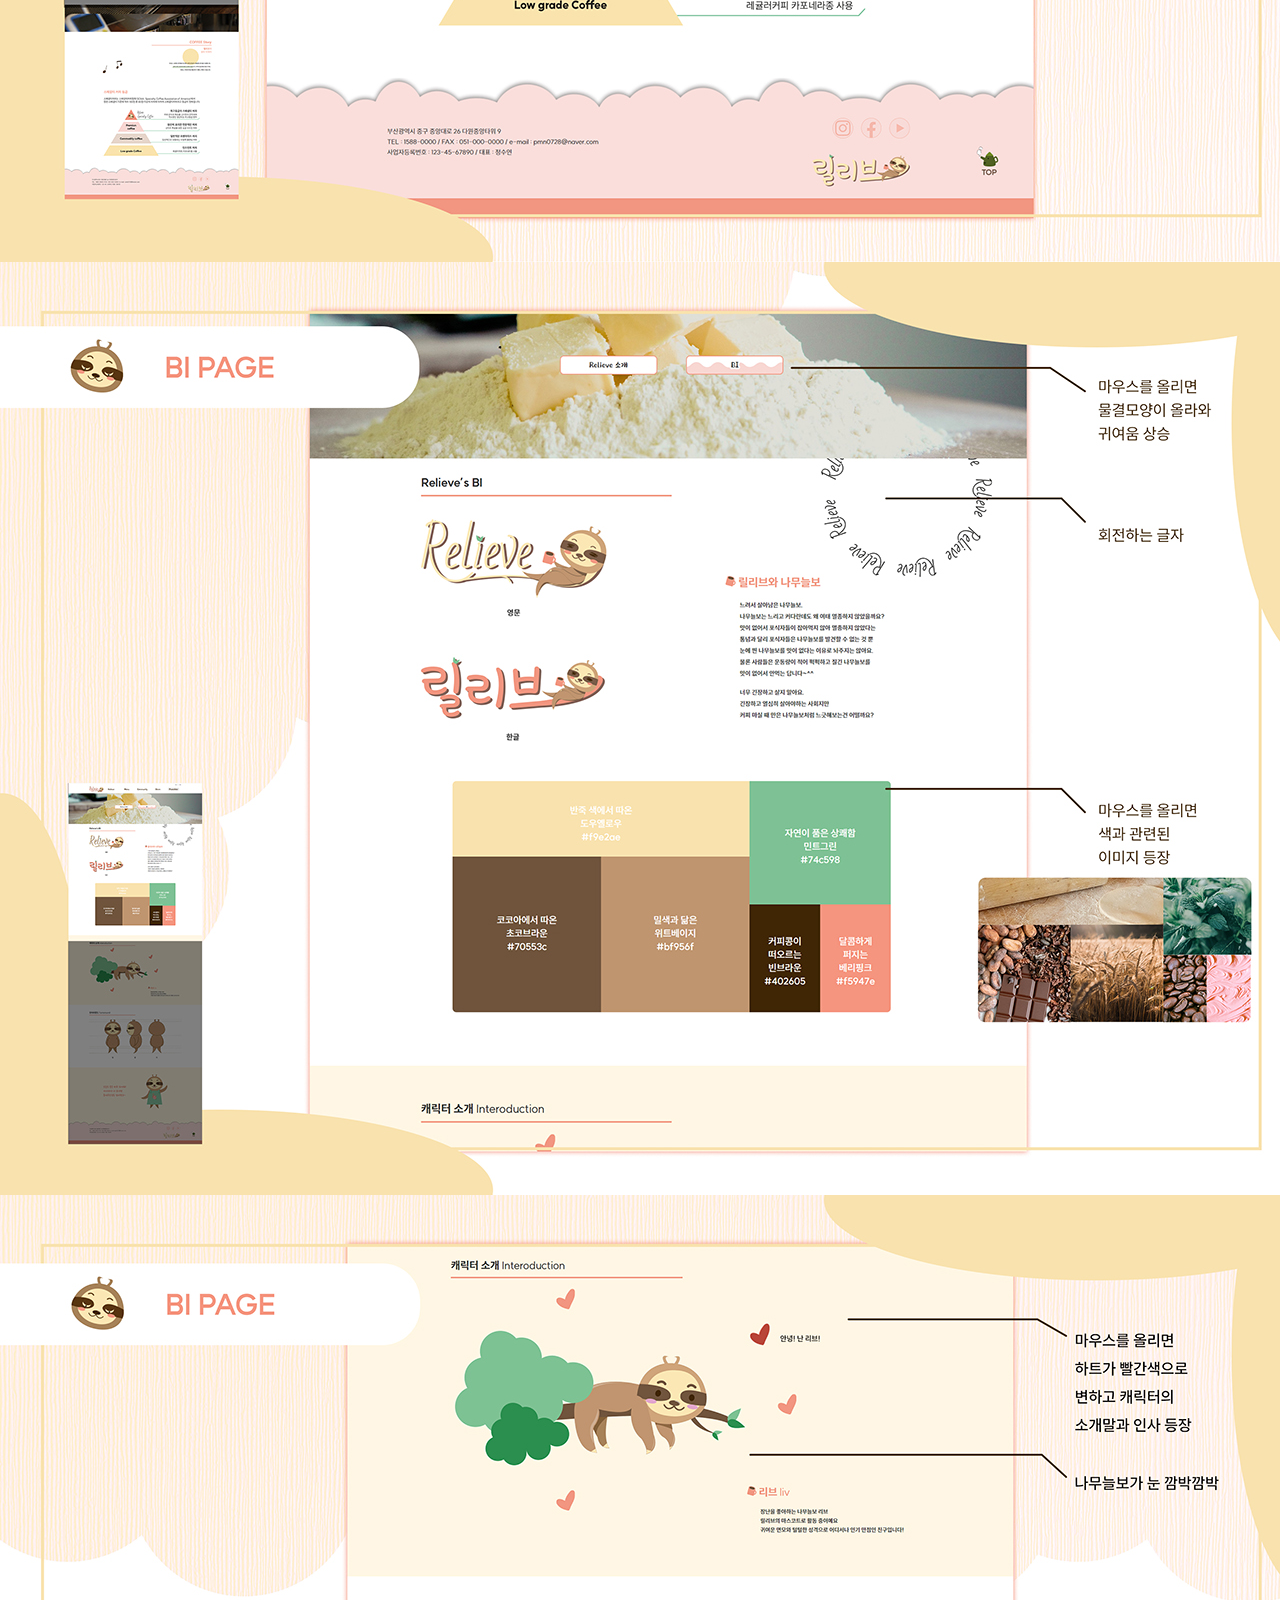
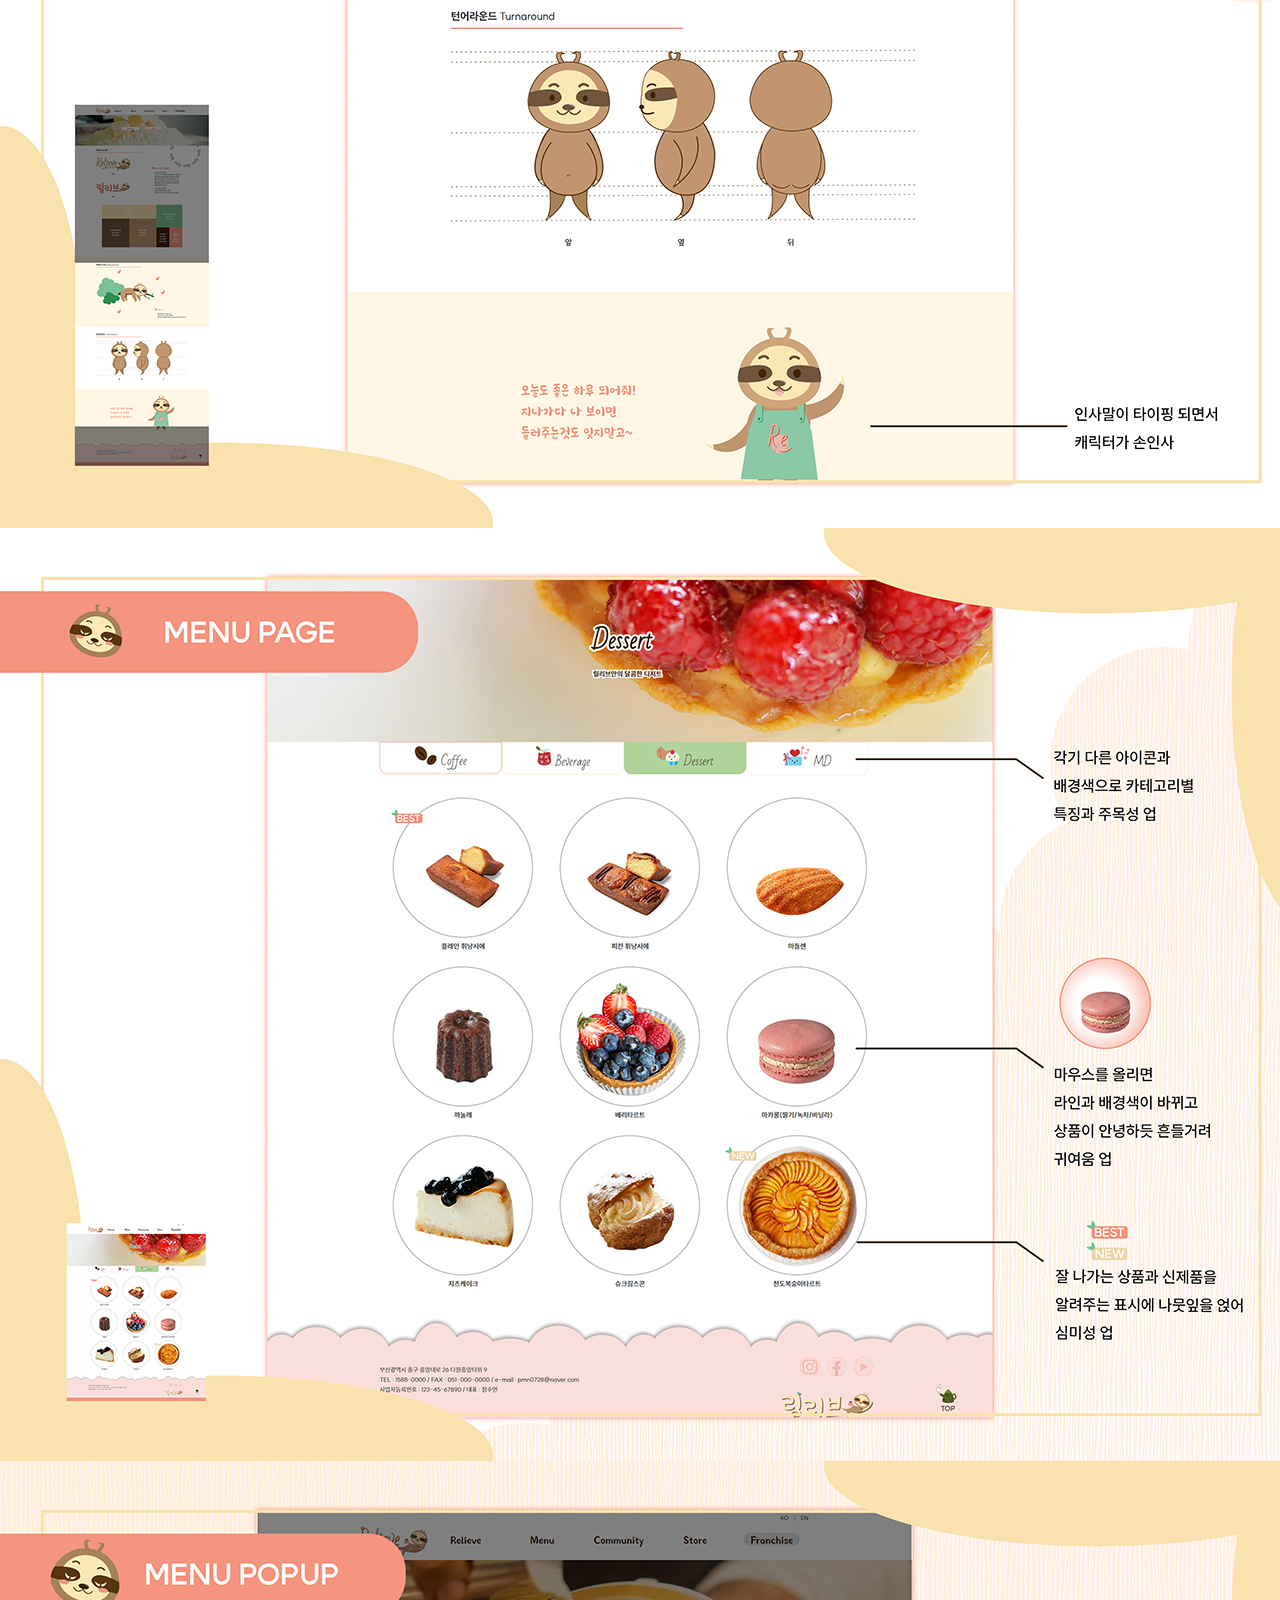
<file: relieve_guide/relieve_web.html>
<!DOCTYPE html>
<html lang="ko">
<head>
    <meta charset="UTF-8">
    <meta http-equiv="X-UA-Compatible" content="IE=edge">
    <meta name="viewport" content="width=device-width, initial-scale=1.0">
    <link href="./web/favicon.png" rel="icon" type="image/png" sizes="32x32"><!--파비콘-->
    <title>relieve_web</title>
    <link rel="stylesheet" href="./style.css">
</head>
<body>
    <div class="web">
    <img src="./web/28_web.jpg" alt="1">
    <img src="./web/29_web.jpg" alt="2">
    <img src="./web/30_web.jpg" alt="3">
    <img src="./web/31_web.jpg" alt="4">
    <img src="./web/32_web.jpg" alt="5">
    <img src="./web/33_web.jpg" alt="6">
    <img src="./web/34_web.jpg" alt="7">
    <img src="./web/35_web.jpg" alt="8">
    <img src="./web/36_web.jpg" alt="9">
    <img src="./web/37_web.jpg" alt="10">
    <img src="./web/38_web.jpg" alt="11">
    <img src="./web/39_web.jpg" alt="12">
    <img src="./web/40_web.jpg" alt="13">
    <img src="./web/41_web.jpg" alt="14">
    <img src="./web/42_web.jpg" alt="15">
    <img src="./web/43_web.jpg" alt="16">
    <img src="./web/44_web.jpg" alt="17">
    <img src="./web/45_web.jpg" alt="18">
    <img src="./web/46_web.jpg" alt="19">
    <img src="./web/47_web.jpg" alt="20">
    <img src="./web/48_web.jpg" alt="21">
    <img src="./web/49_web.jpg" alt="22">
    <img src="./web/50_web.jpg" alt="23">
    <img src="./web/51_web.jpg" alt="24">
    <img src="./web/52_web.jpg" alt="25">
    <img src="./web/53_web.jpg" alt="26">
    <img src="./web/54_web.jpg" alt="27">
    <img src="./web/55_web.jpg" alt="28">
    <img src="./web/56_web.jpg" alt="29">
    <img src="./web/57_web.jpg" alt="30">
    <img src="./web/58_web.jpg" alt="31">
    

    <a href="#" class="top"><img src="./web/icon_top.png" alt="top"></a>
    <a href="../index.html#projects" class="home"><img src="./web/icon_home.png" alt="home"></a>
</div>
</body>
</html>
</file>
<file: content_portfolio/style.css>
*{
    margin: 0;
    padding: 0;
}

a{
    text-decoration: none;
}

img{
    display: block;
    margin: 0 auto 30px;
    width: 1200px;
}

a img{
    width: 80px;
}
.top{
    position: fixed;
    right: 100px;
    bottom: 200px;
}

.home{
    position: fixed;
    right: 100px;
    bottom: 100px;
}

.bi{
background-color: #f9dedb;
}
</file>
<file: fallinto_guide/style.css>
*{
    margin: 0;
    padding: 0;
}

a{
    text-decoration: none;
    color: #fff;
}

img{
    display: block;
    margin: 0 auto;
}

.top{
    position: fixed;
    right: 100px;
    bottom: 150px;
    background-color: #898d8f;
	display: inline-block;
	padding: 10px;
	border-radius: 5px;
}

.home{
    position: fixed;
    right: 100px;
    bottom: 100px;
    background-color: #898d8f;
	display: inline-block;
	padding: 10px;
	border-radius: 5px;
}

.bi{
background-color: #f9dedb;
}

.web{
    background-color: #fcf1d9;
}
</file>
<file: relieve_guide/style.css>
*{
    margin: 0;
    padding: 0;
}

a{
    text-decoration: none;
}

img{
    display: block;
    margin: 0 auto;
}

a img{
    width: 80px;
}
.top{
    position: fixed;
    right: 100px;
    bottom: 200px;
}

.home{
    position: fixed;
    right: 100px;
    bottom: 100px;
}

.bi{
background-color: #f9dedb;
}

.web{
    background-color: #fcf1d9;
}
</file>
